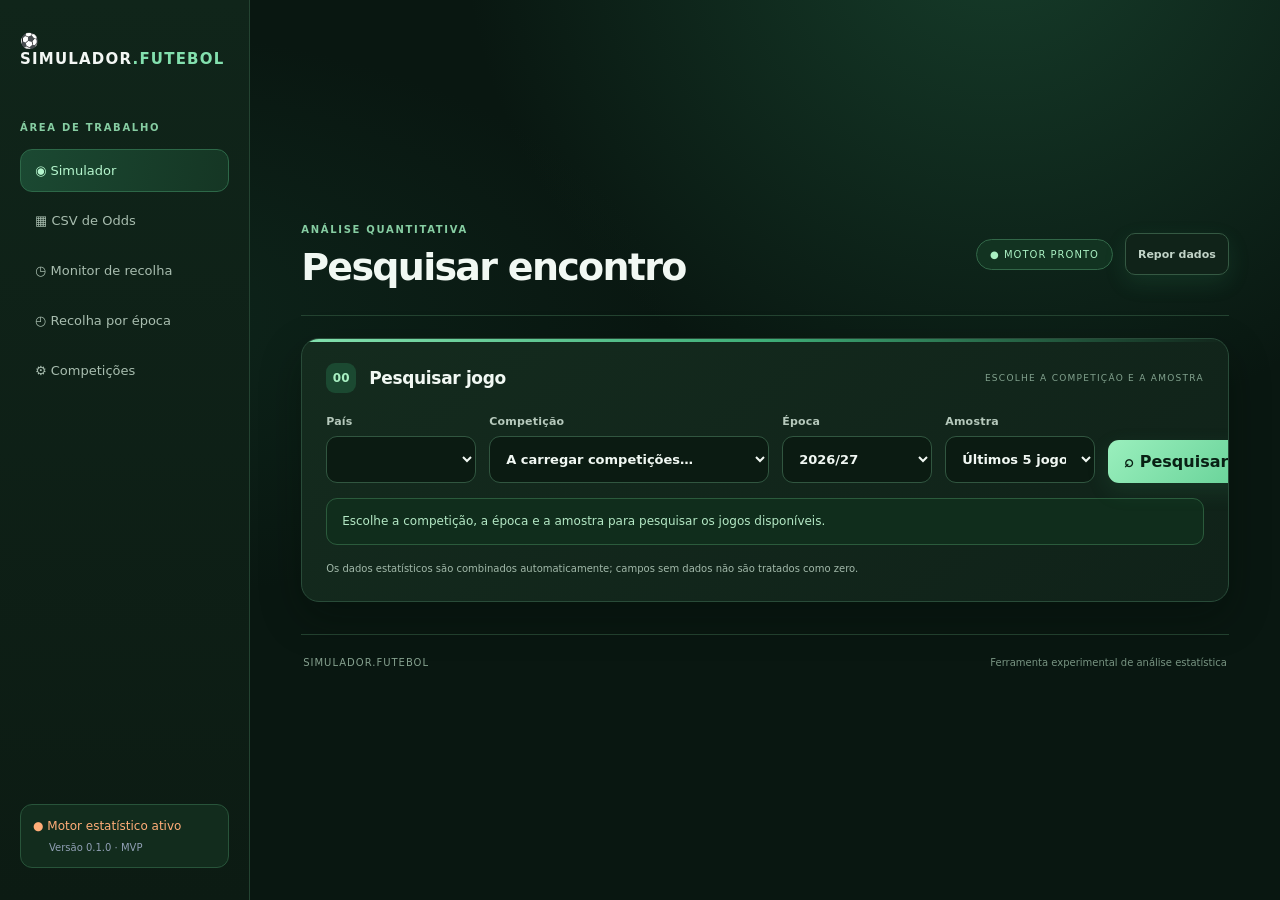
<file: index.html>
<!doctype html>
<html lang="pt-PT"><head><meta charset="utf-8"><meta name="viewport" content="width=device-width,initial-scale=1"><meta name="theme-color" content="#101827"><meta name="description" content="Simulador estatístico de futebol para golos e cantos."><title>Simulador de Futebol</title><link rel="stylesheet" href="styles.css"><link rel="stylesheet" href="theme.css"><link rel="stylesheet" href="simulator-redesign.css"></head>
<body class="search-start"><div class="shell"><aside class="sidebar"><a class="brand" href="#">⚽ SIMULADOR<span>.FUTEBOL</span></a><p class="eyebrow">ÁREA DE TRABALHO</p><nav><a class="active" href="#simulador">◉ Simulador</a><a href="csv-odds.html">▦ CSV de Odds</a><a href="monitor.html">◷ Monitor de recolha</a><a href="backfill-monitor.html">◴ Recolha por época</a><a href="competitions.html">⚙ Competições</a></nav><div class="side-foot">● Motor estatístico ativo<small>Versão 0.1.0 · MVP</small></div></aside>
<main><header><div><p class="eyebrow">ANÁLISE QUANTITATIVA</p><h1>Pesquisar encontro</h1></div><div class="header-actions"><span class="status">● MOTOR PRONTO</span><button class="reset" id="reset">Repor dados</button></div></header>
<section class="intro"><div><h2>Previsões automáticas por indicador.</h2><p>Seleciona a competição e as duas equipas. As médias históricas são calculadas separadamente e as probabilidades são atualizadas automaticamente quando existe cobertura suficiente.</p></div></section>
<section class="card data-card" id="dados-auto"><div class="section-head"><div><em>00</em><h3>Pesquisar jogo</h3></div><small>ESCOLHE A COMPETIÇÃO E A AMOSTRA</small></div><div class="auto-controls"><label>País<select id="country"></select></label><label>Competição<select id="league"><option value="" disabled selected>A carregar competições…</option></select></label><label>Época<select id="season"><option value="2627" selected>2026/27</option></select></label><label>Amostra<select id="sample"><option value="5" selected>Últimos 5 jogos</option><option value="10">Últimos 10 jogos</option><option value="15">Últimos 15 jogos</option><option value="all">Todos os jogos</option></select></label><button id="load-data" type="button">⌕ Pesquisar jogos</button></div><p id="data-status" class="data-status" role="status">Escolhe a competição, a época e a amostra para pesquisar os jogos disponíveis.</p><div class="team-picks"><label>Equipa da casa<select id="homePick" disabled><option value="">Carrega os dados primeiro</option></select></label><label>Equipa visitante<select id="awayPick" disabled><option value="">Carrega os dados primeiro</option></select></label></div>
<div id="recent-matches" class="recent-matches hidden">
  <div class="recent-matches-heading">
    <h4>Últimos 5 jogos na competição selecionada</h4>
    <span id="recent-competition-label"></span>
  </div>
  <div class="recent-matches-grid">
    <section class="recent-team-card">
      <h5 id="home-recent-title">Equipa da casa</h5>
      <div id="home-recent-matches" class="recent-match-list"><p class="recent-empty">Seleciona uma equipa.</p></div>
    </section>
    <section class="recent-team-card">
      <h5 id="away-recent-title">Equipa visitante</h5>
      <div id="away-recent-matches" class="recent-match-list"><p class="recent-empty">Seleciona uma equipa.</p></div>
    </section>
  </div>
</div><p class="source-note">Os dados estatísticos são combinados automaticamente; campos sem dados não são tratados como zero.</p></section>
<section class="card" id="simulador"><div class="section-head"><div><em>01</em><h3>Identificação do encontro</h3></div><small>DADOS DO JOGO</small></div><div class="teams"><label>Equipa da casa<output class="team-name" id="homeNameDisplay">Por selecionar</output><input id="homeName" type="hidden" value=""></label><b>VS</b><label>Equipa visitante<output class="team-name" id="awayNameDisplay">Por selecionar</output><input id="awayName" type="hidden" value=""></label></div><div class="notice"><b>✎ Dados históricos automáticos</b><span>Todos os valores são calculados a partir dos jogos históricos das equipas selecionadas. Não é necessário preencher estatísticas à mão.</span></div></section>
<section class="card all-stats" id="estatisticas"><div class="section-head"><div><em>01</em><h3>Estatísticas do encontro</h3></div><small>TODOS OS DADOS AUTOMÁTICOS</small></div><p class="stats-intro">Médias históricas por jogo. Os valores de golos, cantos e estatísticas adicionais são importados automaticamente e não podem ser editados.</p><div class="stats-by-indicator"><section class="stat-group stat-compare-group"><h5>Golos</h5><div class="stat-compare-head"><span>Indicador</span><span>Casa</span><span>Fora</span></div><div class="stat-compare-row"><span class="stat-compare-label">Golos marcados</span><div class="stat-compare-values"><span><input id="hgFor" type="hidden"><output class="metric-value" id="hgForDisplay">A aguardar dados</output></span><span><input id="agFor" type="hidden"><output class="metric-value" id="agForDisplay">A aguardar dados</output></span></div></div><div class="stat-compare-row"><span class="stat-compare-label">Golos sofridos</span><div class="stat-compare-values"><span><input id="hgAgainst" type="hidden"><output class="metric-value" id="hgAgainstDisplay">A aguardar dados</output></span><span><input id="agAgainst" type="hidden"><output class="metric-value" id="agAgainstDisplay">A aguardar dados</output></span></div></div></section><section class="stat-group stat-compare-group"><h5>Golos por parte</h5><div class="stat-compare-head"><span>Indicador</span><span>Casa</span><span>Fora</span></div><div class="stat-compare-row"><span class="stat-compare-label">Golos marcados na 1.ª parte</span><div class="stat-compare-values"><span><input id="hhtFor" type="hidden"><output class="metric-value" id="hhtForDisplay">A aguardar dados</output></span><span><input id="ahtFor" type="hidden"><output class="metric-value" id="ahtForDisplay">A aguardar dados</output></span></div></div><div class="stat-compare-row"><span class="stat-compare-label">Golos sofridos na 1.ª parte</span><div class="stat-compare-values"><span><input id="hhtAgainst" type="hidden"><output class="metric-value" id="hhtAgainstDisplay">A aguardar dados</output></span><span><input id="ahtAgainst" type="hidden"><output class="metric-value" id="ahtAgainstDisplay">A aguardar dados</output></span></div></div><div class="stat-compare-row"><span class="stat-compare-label">Golos marcados na 2.ª parte</span><div class="stat-compare-values"><span><input id="hshFor" type="hidden"><output class="metric-value" id="hshForDisplay">A aguardar dados</output></span><span><input id="ashFor" type="hidden"><output class="metric-value" id="ashForDisplay">A aguardar dados</output></span></div></div><div class="stat-compare-row"><span class="stat-compare-label">Golos sofridos na 2.ª parte</span><div class="stat-compare-values"><span><input id="hshAgainst" type="hidden"><output class="metric-value" id="hshAgainstDisplay">A aguardar dados</output></span><span><input id="ashAgainst" type="hidden"><output class="metric-value" id="ashAgainstDisplay">A aguardar dados</output></span></div></div></section><section class="stat-group stat-compare-group"><h5>Cantos</h5><div class="stat-compare-head"><span>Indicador</span><span>Casa</span><span>Fora</span></div><div class="stat-compare-row"><span class="stat-compare-label">Cantos a favor</span><div class="stat-compare-values"><span><input id="hcFor" type="hidden"><output class="metric-value" id="hcForDisplay">A aguardar dados</output></span><span><input id="acFor" type="hidden"><output class="metric-value" id="acForDisplay">A aguardar dados</output></span></div></div><div class="stat-compare-row"><span class="stat-compare-label">Cantos concedidos</span><div class="stat-compare-values"><span><input id="hcAgainst" type="hidden"><output class="metric-value" id="hcAgainstDisplay">A aguardar dados</output></span><span><input id="acAgainst" type="hidden"><output class="metric-value" id="acAgainstDisplay">A aguardar dados</output></span></div></div></section><section class="stat-group stat-compare-group"><h5>Cantos HT</h5><div class="stat-compare-head"><span>Indicador</span><span>Casa</span><span>Fora</span></div><div class="stat-compare-row"><span class="stat-compare-label">Cantos HT a favor</span><div class="stat-compare-values"><span><input id="hchtFor" type="hidden"><output class="metric-value" id="hchtForDisplay">A aguardar dados</output></span><span><input id="achtFor" type="hidden"><output class="metric-value" id="achtForDisplay">A aguardar dados</output></span></div></div><div class="stat-compare-row"><span class="stat-compare-label">Cantos HT concedidos</span><div class="stat-compare-values"><span><input id="hchtAgainst" type="hidden"><output class="metric-value" id="hchtAgainstDisplay">A aguardar dados</output></span><span><input id="achtAgainst" type="hidden"><output class="metric-value" id="achtAgainstDisplay">A aguardar dados</output></span></div></div></section><section class="stat-group stat-compare-group"><h5>Cantos ST</h5><div class="stat-compare-head"><span>Indicador</span><span>Casa</span><span>Fora</span></div><div class="stat-compare-row"><span class="stat-compare-label">Cantos ST a favor</span><div class="stat-compare-values"><span><input id="hcstFor" type="hidden"><output class="metric-value" id="hcstForDisplay">A aguardar dados</output></span><span><input id="acstFor" type="hidden"><output class="metric-value" id="acstForDisplay">A aguardar dados</output></span></div></div><div class="stat-compare-row"><span class="stat-compare-label">Cantos ST concedidos</span><div class="stat-compare-values"><span><input id="hcstAgainst" type="hidden"><output class="metric-value" id="hcstAgainstDisplay">A aguardar dados</output></span><span><input id="acstAgainst" type="hidden"><output class="metric-value" id="acstAgainstDisplay">A aguardar dados</output></span></div></div></section><section class="stat-group stat-compare-group"><h5>Remates</h5><div class="stat-compare-head"><span>Indicador</span><span>Casa</span><span>Fora</span></div><div class="stat-compare-row"><span class="stat-compare-label">Remates a favor</span><div class="stat-compare-values"><span><input id="hshotsFor" type="hidden"><output class="metric-value" id="hshotsForDisplay">A aguardar dados</output></span><span><input id="ashotsFor" type="hidden"><output class="metric-value" id="ashotsForDisplay">A aguardar dados</output></span></div></div><div class="stat-compare-row"><span class="stat-compare-label">Remates sofridos</span><div class="stat-compare-values"><span><input id="hshotsAgainst" type="hidden"><output class="metric-value" id="hshotsAgainstDisplay">A aguardar dados</output></span><span><input id="ashotsAgainst" type="hidden"><output class="metric-value" id="ashotsAgainstDisplay">A aguardar dados</output></span></div></div></section><section class="stat-group stat-compare-group"><h5>Remates à baliza</h5><div class="stat-compare-head"><span>Indicador</span><span>Casa</span><span>Fora</span></div><div class="stat-compare-row"><span class="stat-compare-label">Remates à baliza a favor</span><div class="stat-compare-values"><span><input id="htargetFor" type="hidden"><output class="metric-value" id="htargetForDisplay">A aguardar dados</output></span><span><input id="atargetFor" type="hidden"><output class="metric-value" id="atargetForDisplay">A aguardar dados</output></span></div></div><div class="stat-compare-row"><span class="stat-compare-label">Remates à baliza sofridos</span><div class="stat-compare-values"><span><input id="htargetAgainst" type="hidden"><output class="metric-value" id="htargetAgainstDisplay">A aguardar dados</output></span><span><input id="atargetAgainst" type="hidden"><output class="metric-value" id="atargetAgainstDisplay">A aguardar dados</output></span></div></div></section><section class="stat-group stat-compare-group"><h5>Remates fora</h5><div class="stat-compare-head"><span>Indicador</span><span>Casa</span><span>Fora</span></div><div class="stat-compare-row"><span class="stat-compare-label">Remates fora da baliza</span><div class="stat-compare-values"><span><input id="hoffFor" type="hidden"><output class="metric-value" id="hoffForDisplay">A aguardar dados</output></span><span><input id="aoffFor" type="hidden"><output class="metric-value" id="aoffForDisplay">A aguardar dados</output></span></div></div><div class="stat-compare-row"><span class="stat-compare-label">Remates fora concedidos</span><div class="stat-compare-values"><span><input id="hoffAgainst" type="hidden"><output class="metric-value" id="hoffAgainstDisplay">A aguardar dados</output></span><span><input id="aoffAgainst" type="hidden"><output class="metric-value" id="aoffAgainstDisplay">A aguardar dados</output></span></div></div></section><section class="stat-group stat-compare-group"><h5>Remates bloqueados</h5><div class="stat-compare-head"><span>Indicador</span><span>Casa</span><span>Fora</span></div><div class="stat-compare-row"><span class="stat-compare-label">Remates bloqueados</span><div class="stat-compare-values"><span><input id="hblockedFor" type="hidden"><output class="metric-value" id="hblockedForDisplay">A aguardar dados</output></span><span><input id="ablockedFor" type="hidden"><output class="metric-value" id="ablockedForDisplay">A aguardar dados</output></span></div></div><div class="stat-compare-row"><span class="stat-compare-label">Remates bloqueados sofridos</span><div class="stat-compare-values"><span><input id="hblockedAgainst" type="hidden"><output class="metric-value" id="hblockedAgainstDisplay">A aguardar dados</output></span><span><input id="ablockedAgainst" type="hidden"><output class="metric-value" id="ablockedAgainstDisplay">A aguardar dados</output></span></div></div></section><section class="stat-group stat-compare-group"><h5>Remates dentro da área</h5><div class="stat-compare-head"><span>Indicador</span><span>Casa</span><span>Fora</span></div><div class="stat-compare-row"><span class="stat-compare-label">Remates dentro da área</span><div class="stat-compare-values"><span><input id="hinsideFor" type="hidden"><output class="metric-value" id="hinsideForDisplay">A aguardar dados</output></span><span><input id="ainsideFor" type="hidden"><output class="metric-value" id="ainsideForDisplay">A aguardar dados</output></span></div></div><div class="stat-compare-row"><span class="stat-compare-label">Remates dentro da área concedidos</span><div class="stat-compare-values"><span><input id="hinsideAgainst" type="hidden"><output class="metric-value" id="hinsideAgainstDisplay">A aguardar dados</output></span><span><input id="ainsideAgainst" type="hidden"><output class="metric-value" id="ainsideAgainstDisplay">A aguardar dados</output></span></div></div></section><section class="stat-group stat-compare-group"><h5>Remates fora da área</h5><div class="stat-compare-head"><span>Indicador</span><span>Casa</span><span>Fora</span></div><div class="stat-compare-row"><span class="stat-compare-label">Remates fora da área</span><div class="stat-compare-values"><span><input id="houtsideFor" type="hidden"><output class="metric-value" id="houtsideForDisplay">A aguardar dados</output></span><span><input id="aoutsideFor" type="hidden"><output class="metric-value" id="aoutsideForDisplay">A aguardar dados</output></span></div></div><div class="stat-compare-row"><span class="stat-compare-label">Remates fora da área concedidos</span><div class="stat-compare-values"><span><input id="houtsideAgainst" type="hidden"><output class="metric-value" id="houtsideAgainstDisplay">A aguardar dados</output></span><span><input id="aoutsideAgainst" type="hidden"><output class="metric-value" id="aoutsideAgainstDisplay">A aguardar dados</output></span></div></div></section><section class="stat-group stat-compare-group"><h5>Faltas</h5><div class="stat-compare-head"><span>Indicador</span><span>Casa</span><span>Fora</span></div><div class="stat-compare-row"><span class="stat-compare-label">Faltas cometidas</span><div class="stat-compare-values"><span><input id="hfoulsFor" type="hidden"><output class="metric-value" id="hfoulsForDisplay">A aguardar dados</output></span><span><input id="afoulsFor" type="hidden"><output class="metric-value" id="afoulsForDisplay">A aguardar dados</output></span></div></div><div class="stat-compare-row"><span class="stat-compare-label">Faltas do adversário</span><div class="stat-compare-values"><span><input id="hfoulsAgainst" type="hidden"><output class="metric-value" id="hfoulsAgainstDisplay">A aguardar dados</output></span><span><input id="afoulsAgainst" type="hidden"><output class="metric-value" id="afoulsAgainstDisplay">A aguardar dados</output></span></div></div></section><section class="stat-group stat-compare-group"><h5>Cartões amarelos</h5><div class="stat-compare-head"><span>Indicador</span><span>Casa</span><span>Fora</span></div><div class="stat-compare-row"><span class="stat-compare-label">Cartões amarelos</span><div class="stat-compare-values"><span><input id="hyellowFor" type="hidden"><output class="metric-value" id="hyellowForDisplay">A aguardar dados</output></span><span><input id="ayellowFor" type="hidden"><output class="metric-value" id="ayellowForDisplay">A aguardar dados</output></span></div></div><div class="stat-compare-row"><span class="stat-compare-label">Amarelos do adversário</span><div class="stat-compare-values"><span><input id="hyellowAgainst" type="hidden"><output class="metric-value" id="hyellowAgainstDisplay">A aguardar dados</output></span><span><input id="ayellowAgainst" type="hidden"><output class="metric-value" id="ayellowAgainstDisplay">A aguardar dados</output></span></div></div></section><section class="stat-group stat-compare-group"><h5>Cartões vermelhos</h5><div class="stat-compare-head"><span>Indicador</span><span>Casa</span><span>Fora</span></div><div class="stat-compare-row"><span class="stat-compare-label">Cartões vermelhos</span><div class="stat-compare-values"><span><input id="hredFor" type="hidden"><output class="metric-value" id="hredForDisplay">A aguardar dados</output></span><span><input id="aredFor" type="hidden"><output class="metric-value" id="aredForDisplay">A aguardar dados</output></span></div></div><div class="stat-compare-row"><span class="stat-compare-label">Vermelhos do adversário</span><div class="stat-compare-values"><span><input id="hredAgainst" type="hidden"><output class="metric-value" id="hredAgainstDisplay">A aguardar dados</output></span><span><input id="aredAgainst" type="hidden"><output class="metric-value" id="aredAgainstDisplay">A aguardar dados</output></span></div></div></section></div><p class="source-note">As médias históricas são calculadas automaticamente a partir dos jogos disponíveis. Cada indicador utiliza apenas registos válidos; campos sem dados não são tratados como zero.</p></section>

<section class="results hidden" id="resultados"><div class="section-head"><div><p class="eyebrow">RESULTADO DO MODELO</p><h2>Distribuição dos cenários</h2></div><span class="status">PREVISÕES AUTOMÁTICAS</span></div><div class="result-grid"><article class="card"><small>PROBABILIDADE 1X2</small><div id="outcomes"></div><div class="score-pair"><div><small>Golos médios</small><b id="meanScore">—</b></div><div><small>Resultado modal</small><b id="modalScore">—</b></div></div></article><article class="card"><small>GOLOS TOTAIS</small><div class="big" id="meanGoals">—</div><p>média simulada por jogo</p><div id="goalMarkets"></div><p class="model-note">As estimativas HT e da 2.ª parte usam amostras próprias. A simulação da 2.ª parte é independente do resultado FT, pelo que os mercados por período não devem ser somados para reconstruir o resultado final.</p></article><article class="card"><small>CANTOS TOTAIS</small><div class="big" id="meanCorners">—</div><p>média simulada por jogo</p><div id="cornerMarkets"></div></article></div><section class="card period-predictions-card"><div class="section-head"><div><em>02</em><h3>Previsão de golos (HT / ST / FT)</h3></div><small>MODELO INTEGRADO</small></div><div id="periodPredictions"></div></section><div id="extraMarkets" class="result-grid extra-grid"></div><p class="result-note" id="summary"></p><p class="disclaimer">As percentagens são estimativas condicionadas aos dados introduzidos; não são garantias nem recomendações de aposta.</p></section>
<footer>SIMULADOR.FUTEBOL <span>Ferramenta experimental de análise estatística</span></footer></main></div><script src="data-enrichment.js" defer></script><script src="metric-coverage.js" defer></script><script src="app.js" defer></script></body></html>
</file>
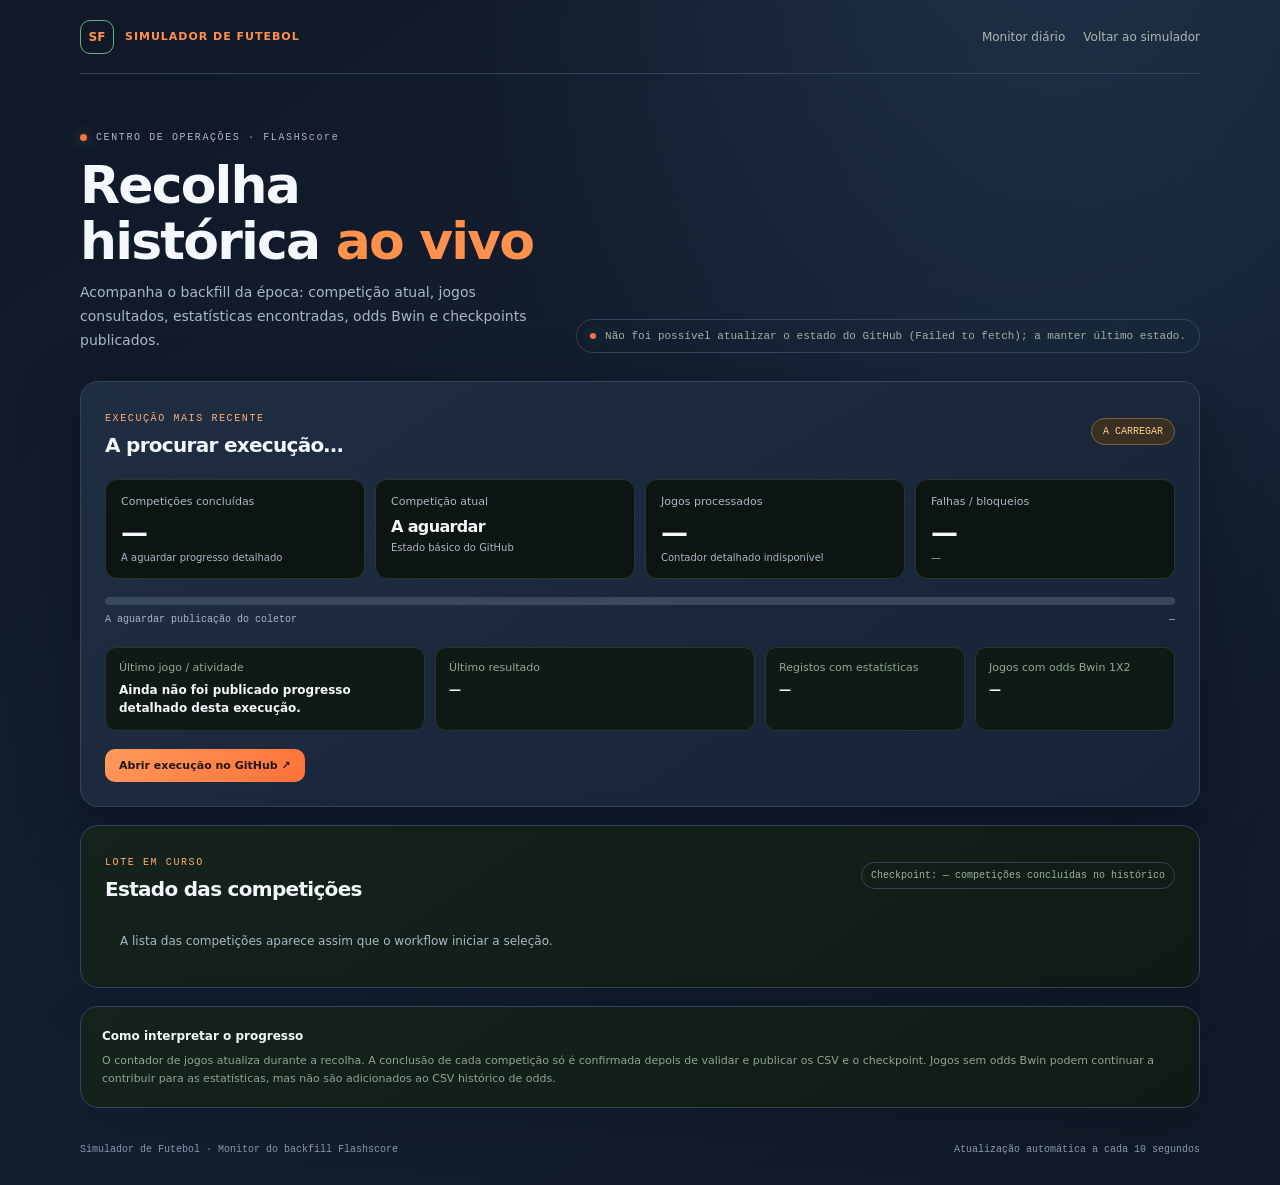
<file: backfill-monitor.html>
<!doctype html>
<html lang="pt-PT">
<head>
  <meta charset="utf-8">
  <meta name="viewport" content="width=device-width, initial-scale=1">
  <meta name="theme-color" content="#101827">
  <meta name="description" content="Acompanha em direto a recolha histórica de estatísticas Flashscore por competição.">
  <title>Backfill Flashscore ao vivo · Simulador de Futebol</title>
  <link rel="stylesheet" href="backfill-monitor.css">
  <link rel="stylesheet" href="theme.css">
  <script src="backfill-monitor.js" defer></script>
</head>
<body>
  <main class="shell">
    <header class="topbar">
      <a class="brand" href="index.html"><span class="brand-mark">SF</span><span>SIMULADOR<span class="brand-muted"> DE FUTEBOL</span></span></a>
      <nav><a href="monitor.html">Monitor diário</a><a href="index.html">Voltar ao simulador</a></nav>
    </header>

    <section class="intro">
      <div>
        <p class="eyebrow"><span class="live-dot" id="live-dot"></span> CENTRO DE OPERAÇÕES · FLASHScore</p>
        <h1>Recolha histórica <em>ao vivo</em></h1>
        <p class="subhead">Acompanha o backfill da época: competição atual, jogos consultados, estatísticas encontradas, odds Bwin e checkpoints publicados.</p>
      </div>
      <div class="refresh-box"><span class="refresh-indicator" id="refresh-indicator"></span><span id="refresh-label">A ligar ao GitHub…</span></div>
    </section>

    <section class="run-panel">
      <div class="run-heading">
        <div><span class="section-kicker">EXECUÇÃO MAIS RECENTE</span><h2 id="run-title">A procurar execução…</h2></div>
        <span class="status-pill status-loading" id="run-status">A carregar</span>
      </div>
      <div class="metrics">
        <article class="metric"><span>Competições concluídas</span><strong id="completed-count">—</strong><small id="batch-count">No lote atual</small></article>
        <article class="metric"><span>Competição atual</span><strong class="metric-stage" id="current-competition">—</strong><small id="competition-position">À espera do início</small></article>
        <article class="metric"><span>Jogos processados</span><strong id="games-progress">—</strong><small id="games-detail">Nesta competição</small></article>
        <article class="metric"><span>Falhas / bloqueios</span><strong id="errors-progress">—</strong><small id="last-update">—</small></article>
      </div>
      <div class="progress-track"><div class="progress-fill" id="progress-fill"></div></div>
      <div class="progress-caption"><span id="progress-label">A aguardar dados do coletor</span><span id="progress-percent">—</span></div>
      <div class="live-details">
        <div><span>Último jogo / atividade</span><strong id="current-match">A aguardar publicação de progresso.</strong></div>
        <div><span>Último resultado</span><strong id="last-result">—</strong></div>
        <div><span>Registos com estatísticas</span><strong id="stats-progress">—</strong></div>
        <div><span>Jogos com odds Bwin 1X2</span><strong id="bwin-progress">—</strong></div>
      </div>
      <div class="run-actions"><a id="github-run-link" class="primary-link" href="https://github.com/markyto34/simuladorfutebol/actions/workflows/backfill-flashscore-season.yml" target="_blank" rel="noreferrer">Abrir execução no GitHub ↗</a><span id="run-id" class="run-id"></span></div>
    </section>

    <section class="competitions-panel">
      <div class="panel-heading"><div><span class="section-kicker">LOTE EM CURSO</span><h2>Estado das competições</h2></div><span class="small-tag" id="checkpoint-label">Checkpoint a carregar</span></div>
      <ol id="competitions-list" class="competitions-list"><li class="empty-state">A carregar a lista do lote…</li></ol>
    </section>

    <section class="footnote">
      <strong>Como interpretar o progresso</strong>
      <p>O contador de jogos atualiza durante a recolha. A conclusão de cada competição só é confirmada depois de validar e publicar os CSV e o checkpoint. Jogos sem odds Bwin podem continuar a contribuir para as estatísticas, mas não são adicionados ao CSV histórico de odds.</p>
    </section>
    <footer><span>Simulador de Futebol · Monitor do backfill Flashscore</span><span>Atualização automática a cada 10 segundos</span></footer>
  </main>
</body>
</html>
</file>
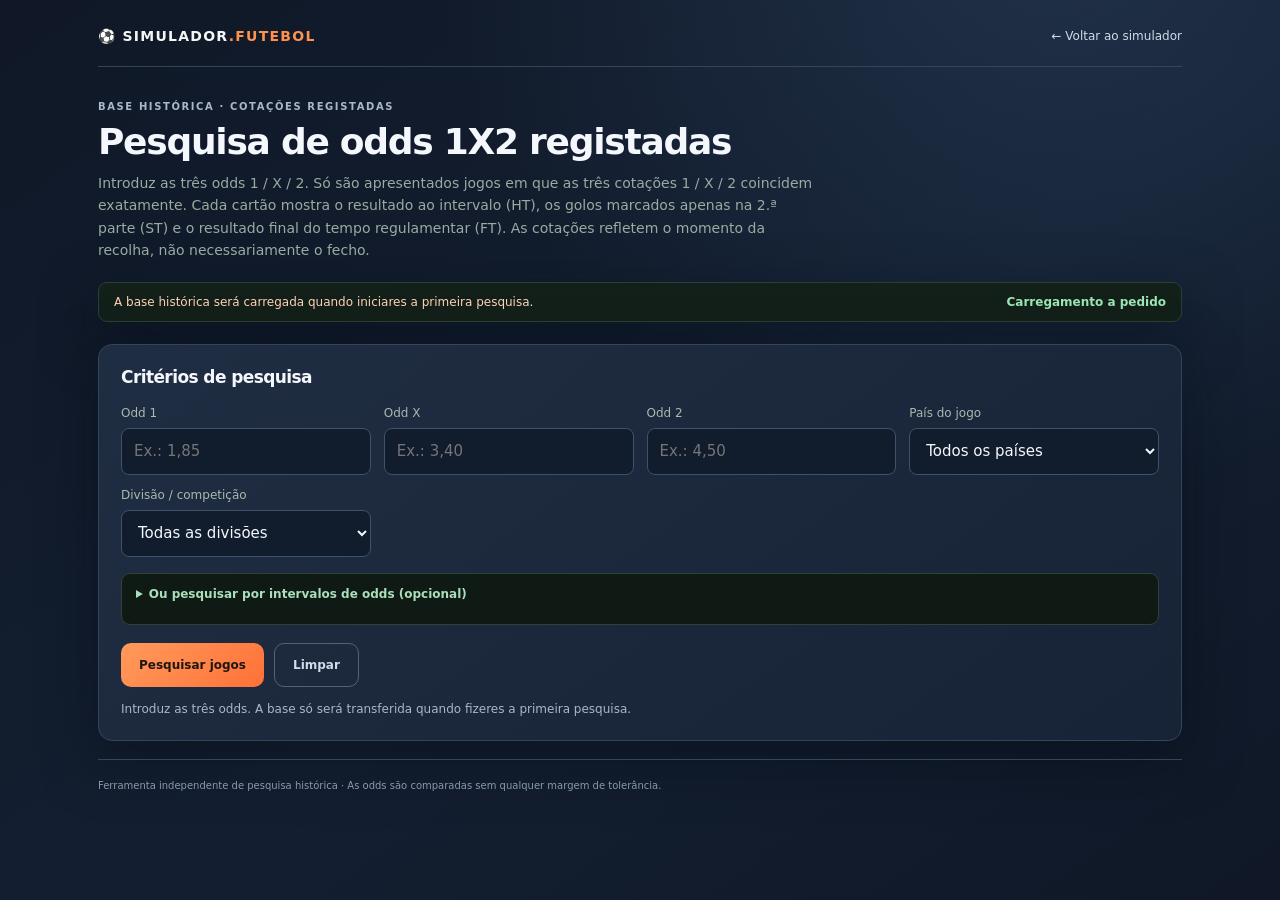
<file: csv-odds.html>
<!doctype html>
<html lang="pt-PT">
<head>
  <meta charset="utf-8">
  <meta name="viewport" content="width=device-width,initial-scale=1">
  <meta name="theme-color" content="#101827">
  <meta name="description" content="Pesquisa de jogos históricos pelas odds 1X2 com resultados ao intervalo, na segunda parte e no final.">
  <title>Pesquisa de Odds | Simulador Futebol</title>
  <link rel="stylesheet" href="csv-odds.css">
  <link rel="stylesheet" href="theme.css">
</head>
<body>
  <main class="shell">
    <header class="topbar">
      <a class="brand" href="index.html">⚽ SIMULADOR<span>.FUTEBOL</span></a>
      <a class="back" href="index.html">← Voltar ao simulador</a>
    </header>
    <section class="intro">
      <p class="eyebrow">BASE HISTÓRICA · COTAÇÕES REGISTADAS</p>
      <h1>Pesquisa de odds 1X2 registadas</h1>
      <p>Introduz as três odds 1 / X / 2. Só são apresentados jogos em que as três cotações 1 / X / 2 coincidem exatamente. Cada cartão mostra o resultado ao intervalo (HT), os golos marcados apenas na 2.ª parte (ST) e o resultado final do tempo regulamentar (FT). As cotações refletem o momento da recolha, não necessariamente o fecho.</p>
      <div class="database-status" role="status" aria-live="polite">
        <span id="status">A base histórica será carregada quando iniciares a primeira pesquisa.</span>
        <strong id="recordCount">Carregamento a pedido</strong>
      </div>
    </section>
    <section class="search-panel" aria-labelledby="searchTitle">
      <h2 id="searchTitle">Critérios de pesquisa</h2>
      <div class="inputs">
        <label>Odd 1<input id="current1" type="number" min="1.01" max="1000" step="0.01" inputmode="decimal" placeholder="Ex.: 1,85"></label>
        <label>Odd X<input id="currentX" type="number" min="1.01" max="1000" step="0.01" inputmode="decimal" placeholder="Ex.: 3,40"></label>
        <label>Odd 2<input id="current2" type="number" min="1.01" max="1000" step="0.01" inputmode="decimal" placeholder="Ex.: 4,50"></label>
        <label>País do jogo<select id="country"><option value="">Todos os países</option></select></label>
        <label>Divisão / competição<select id="league"><option value="">Todas as divisões</option></select></label>
      </div>
      <details class="range-options">
        <summary>Ou pesquisar por intervalos de odds (opcional)</summary>
        <p>Define um mínimo, um máximo ou ambos para cada odd. Os limites são inclusivos. Deixa em branco os limites que não pretendes aplicar.</p>
        <div class="range-grid">
          <label>Odd 1 · mínimo<input id="range1Min" type="number" min="1.01" max="1000" step="0.01" inputmode="decimal" placeholder="Sem mínimo"></label>
          <label>Odd 1 · máximo<input id="range1Max" type="number" min="1.01" max="1000" step="0.01" inputmode="decimal" placeholder="Sem máximo"></label>
          <label>Odd X · mínimo<input id="rangeXMin" type="number" min="1.01" max="1000" step="0.01" inputmode="decimal" placeholder="Sem mínimo"></label>
          <label>Odd X · máximo<input id="rangeXMax" type="number" min="1.01" max="1000" step="0.01" inputmode="decimal" placeholder="Sem máximo"></label>
          <label>Odd 2 · mínimo<input id="range2Min" type="number" min="1.01" max="1000" step="0.01" inputmode="decimal" placeholder="Sem mínimo"></label>
          <label>Odd 2 · máximo<input id="range2Max" type="number" min="1.01" max="1000" step="0.01" inputmode="decimal" placeholder="Sem máximo"></label>
        </div>
      </details>
      <div class="actions">
        <button id="searchHistoricalOdds" class="search-action">Pesquisar jogos</button>
        <button id="clearSearch" class="quiet" type="button">Limpar</button>
      </div>
      <p id="currentNote" class="note" role="status" aria-live="polite">Introduz as três odds. A base só será transferida quando fizeres a primeira pesquisa.</p>
    </section>
    <section id="resultsPanel" class="results-panel" hidden aria-live="polite">
      <div class="results-heading">
        <div><p class="eyebrow">RESULTADOS ENCONTRADOS</p><h2 id="resultsTitle">Jogos com odds exatamente iguais</h2></div>
        <strong id="resultCount">0 jogos</strong>
      </div>
      <section id="statisticsPanel" class="statistics-panel" aria-label="Estatísticas históricas da amostra">
        <div class="stats-title"><div><p class="eyebrow">ANÁLISE DA AMOSTRA</p><h3>O que aconteceu nestes jogos?</h3></div><span id="statsSample" class="stats-sample"></span></div>
        <div id="summaryStats" class="stats-grid"></div>
        <div class="period-grid">
          <article class="period-card"><h3>1.ª parte</h3><div id="firstHalfStats" class="metric-list"></div></article>
          <article class="period-card"><h3>2.ª parte</h3><div id="secondHalfStats" class="metric-list"></div></article>
          <article class="period-card"><h3>Jogo completo</h3><div id="fullTimeStats" class="metric-list"></div></article>
        </div>
        <div class="score-grid">
          <article class="period-card"><h3>Resultados mais frequentes — FT</h3><div id="topScores" class="score-list"></div></article>
          <article class="period-card"><h3>Odds introduzidas</h3><div id="impliedStats" class="metric-list"></div></article>
        </div>
        <p class="stats-footnote">Cada indicador usa apenas os jogos da amostra com os dados necessários disponíveis. Dados em falta não são tratados como zero.</p>
      </section>
      <div id="matchesList" class="matches-list" aria-label="Lista de jogos encontrados"></div>
      <div class="pagination"><button id="prevPage" class="quiet" disabled>← Anterior</button><span id="pageLabel">Página 1 / 1</span><button id="nextPage" class="quiet" disabled>Seguinte →</button></div>
    </section>
    <footer>Ferramenta independente de pesquisa histórica · As odds são comparadas sem qualquer margem de tolerância.</footer>
  </main>
  <script src="csv-odds-core.js" defer></script>
  <script src="csv-odds-app.js" defer></script>
</body>
</html>
</file>
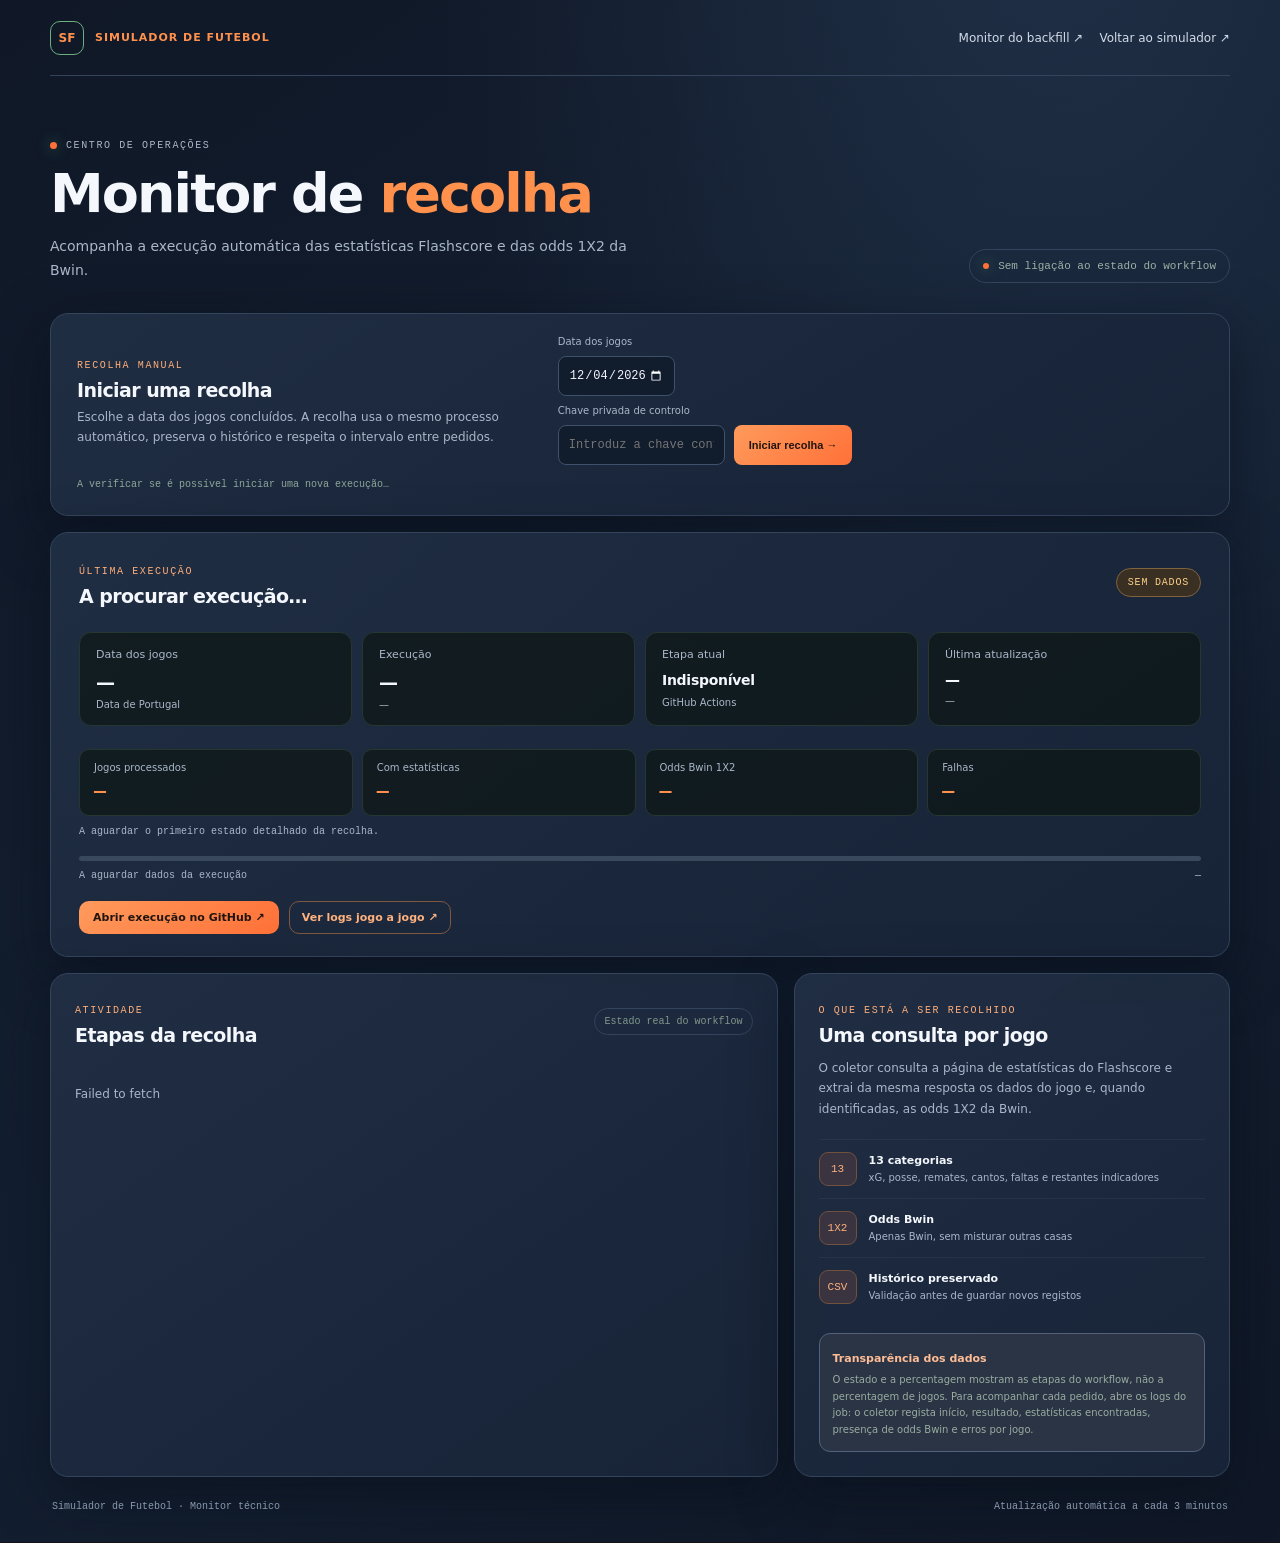
<file: monitor.html>
<!doctype html>
<html lang="pt-PT">
<head>
  <meta charset="utf-8">
  <meta name="viewport" content="width=device-width, initial-scale=1">
  <meta name="theme-color" content="#101827">
  <title>Monitor de Recolha · Simulador de Futebol</title>
  <link rel="stylesheet" href="monitor.css">
  <link rel="stylesheet" href="theme.css">
  <script src="monitor.js" defer></script>
</head>
<body>
  <main class="shell">
    <header class="topbar">
      <a class="brand" href="index.html"><span class="brand-mark">SF</span><span>SIMULADOR<span class="brand-muted"> DE FUTEBOL</span></span></a>
      <div class="back-links"><a class="back-link" href="backfill-monitor.html">Monitor do backfill <span aria-hidden="true">↗</span></a><a class="back-link" href="index.html">Voltar ao simulador <span aria-hidden="true">↗</span></a></div>
    </header>

    <section class="intro">
      <div>
        <p class="eyebrow"><span class="live-dot" id="live-dot"></span> CENTRO DE OPERAÇÕES</p>
        <h1>Monitor de <em>recolha</em></h1>
        <p class="subhead">Acompanha a execução automática das estatísticas Flashscore e das odds 1X2 da Bwin.</p>
      </div>
      <div class="refresh-box"><span class="refresh-indicator" id="refresh-indicator"></span><span id="refresh-label">A ligar ao GitHub…</span></div>
    </section>

    <section class="control-panel" aria-labelledby="manual-title">
      <div class="control-copy">
        <span class="section-kicker">RECOLHA MANUAL</span>
        <h2 id="manual-title">Iniciar uma recolha</h2>
        <p>Escolhe a data dos jogos concluídos. A recolha usa o mesmo processo automático, preserva o histórico e respeita o intervalo entre pedidos.</p>
      </div>
      <div class="control-form">
        <label for="manual-date">Data dos jogos</label>
        <input id="manual-date" type="date" required>
        <label for="control-token">Chave privada de controlo</label>
        <input id="control-token" type="password" autocomplete="off" spellcheck="false" placeholder="Introduz a chave configurada no Cloudflare" required>
        <button id="start-collection" type="button">Iniciar recolha <span aria-hidden="true">→</span></button>
      </div>
      <p id="manual-feedback" class="manual-feedback" role="status" aria-live="polite">A verificar se é possível iniciar uma nova execução…</p>
    </section>

    <section class="run-panel" aria-live="polite">
      <div class="run-heading">
        <div><span class="section-kicker">ÚLTIMA EXECUÇÃO</span><h2 id="run-title">A procurar execução…</h2></div>
        <span class="status-pill status-loading" id="run-status">A carregar</span>
      </div>
      <div class="metrics">
        <article class="metric"><span>Data dos jogos</span><strong id="target-date">—</strong><small>Data de Portugal</small></article>
        <article class="metric"><span>Execução</span><strong id="run-number">—</strong><small id="run-event">—</small></article>
        <article class="metric"><span>Etapa atual</span><strong class="metric-stage" id="current-stage">—</strong><small id="job-name">GitHub Actions</small></article>
        <article class="metric"><span>Última atualização</span><strong class="metric-time" id="updated-at">—</strong><small id="elapsed">—</small></article>
      </div>
      <div class="collection-metrics" aria-live="polite">
        <article class="live-metric"><span>Jogos processados</span><strong id="games-progress">—</strong></article>
        <article class="live-metric"><span>Com estatísticas</span><strong id="stats-progress">—</strong></article>
        <article class="live-metric"><span>Odds Bwin 1X2</span><strong id="bwin-progress">—</strong></article>
        <article class="live-metric"><span>Falhas</span><strong id="errors-progress">—</strong></article>
      </div>
      <p class="progress-updated" id="progress-updated">A aguardar o primeiro estado detalhado da recolha.</p>
      <div class="progress-track"><div class="progress-fill" id="progress-fill"></div></div>
      <div class="progress-caption"><span id="progress-label">A aguardar dados da execução</span><span id="progress-percent">—</span></div>
      <div class="run-actions"><div class="run-links"><a id="github-run-link" class="primary-link" href="https://github.com/markyto34/simuladorfutebol/actions/workflows/recolha-diaria-flashscore.yml" target="_blank" rel="noreferrer">Abrir execução no GitHub ↗</a><a id="job-logs-link" class="secondary-link" href="https://github.com/markyto34/simuladorfutebol/actions/workflows/recolha-diaria-flashscore.yml" target="_blank" rel="noreferrer">Ver logs jogo a jogo ↗</a></div><span id="run-id" class="run-id"></span></div>
    </section>

    <section class="lower-grid">
      <article class="steps-panel">
        <div class="panel-heading"><div><span class="section-kicker">ATIVIDADE</span><h2>Etapas da recolha</h2></div><span class="small-tag">Estado real do workflow</span></div>
        <ol id="steps-list" class="steps-list"><li class="empty-state">A carregar as etapas…</li></ol>
      </article>
      <aside class="info-panel">
        <span class="section-kicker">O QUE ESTÁ A SER RECOLHIDO</span>
        <h2>Uma consulta por jogo</h2>
        <p>O coletor consulta a página de estatísticas do Flashscore e extrai da mesma resposta os dados do jogo e, quando identificadas, as odds 1X2 da Bwin.</p>
        <div class="info-line"><span class="info-icon">13</span><span><strong>13 categorias</strong><small>xG, posse, remates, cantos, faltas e restantes indicadores</small></span></div>
        <div class="info-line"><span class="info-icon">1X2</span><span><strong>Odds Bwin</strong><small>Apenas Bwin, sem misturar outras casas</small></span></div>
        <div class="info-line"><span class="info-icon">CSV</span><span><strong>Histórico preservado</strong><small>Validação antes de guardar novos registos</small></span></div>
        <div class="notice"><strong>Transparência dos dados</strong><p>O estado e a percentagem mostram as etapas do workflow, não a percentagem de jogos. Para acompanhar cada pedido, abre os logs do job: o coletor regista início, resultado, estatísticas encontradas, presença de odds Bwin e erros por jogo.</p></div>
      </aside>
    </section>
    <footer><span>Simulador de Futebol · Monitor técnico</span><span>Atualização automática a cada 3 minutos</span></footer>
  </main>
</body>
</html>
</file>
<file: styles.css>
:root{font-family:Arial,sans-serif;color:#eaf0ed;background:#0c1411}*{box-sizing:border-box}body{margin:0;background:radial-gradient(ellipse at 75% 0%,#1b3028 0,transparent 38%),#0c1411}.shell{min-height:100vh;display:grid;grid-template-columns:235px 1fr}.sidebar{border-right:1px solid #293a31;padding:30px 22px;display:flex;flex-direction:column;background:#101a16}.brand{font-weight:800;letter-spacing:.07em;color:#f3f7f4;text-decoration:none;font-size:14px}.brand span{color:#7bd5a1}.eyebrow{font-size:10px;letter-spacing:.17em;color:#82948a;font-weight:700}.sidebar>.eyebrow{margin:58px 0 14px}.sidebar nav{display:grid;gap:8px}.sidebar nav a{color:#9eaea5;text-decoration:none;padding:12px;border-radius:9px;font-size:13px}.sidebar nav a.active,.sidebar nav a:hover{background:#20352a;color:#a4edbd}.side-foot{margin-top:auto;color:#9ee3b4;font-size:12px}.side-foot small{display:block;color:#75867d;margin:9px 0 0 16px}main{max-width:1450px;width:100%;padding:32px clamp(18px,4vw,56px);margin:auto}.header-actions{display:flex;align-items:center;gap:10px}.reset{background:transparent;border:1px solid #3b5145;color:#aab8af;padding:9px 12px;font-size:11px}header,.intro,.section-head,.run-row{display:flex;align-items:center;justify-content:space-between;gap:20px}header h1{font-size:27px;margin:5px 0}.status{font-size:10px;letter-spacing:.1em;color:#a1e9b8;border:1px solid #365d46;border-radius:30px;padding:9px 13px}.intro{margin:40px 0 24px}.intro h2{font-size:23px;margin:0 0 8px}.intro p,.metric-head p{color:#91a198;font-size:13px;margin:0;line-height:1.6}.count{background:#17271f;border:1px solid #2b4736;padding:12px 18px;border-radius:12px;min-width:150px}.count b{display:block;font-size:24px;color:#9be6b4}.count small{font-size:9px;letter-spacing:.1em;color:#93a99a}.card{background:linear-gradient(145deg,#17231d,#131d18);border:1px solid #2b3b32;border-radius:14px;padding:22px;margin-bottom:18px}.section-head{margin-bottom:20px}.section-head>div{display:flex;align-items:center;gap:12px}.section-head em{font-style:normal;color:#8ce0aa;font-weight:800;font-size:12px}.section-head h3,.metric-head h3{font-size:16px;margin:0}.section-head>small{font-size:9px;letter-spacing:.12em;color:#72847a}.teams{display:grid;grid-template-columns:1fr 44px 1fr;align-items:end;gap:18px}.teams label,.columns label,.ranges label{display:grid;gap:8px;color:#aab8af;font-size:12px}.teams input,input[type=number]{width:100%;background:#0e1712;color:#f0f6f2;border:1px solid #34483c;border-radius:8px;padding:12px;outline:none}.teams input:focus,input:focus{border-color:#83dba1}.teams>b{text-align:center;color:#718278;padding-bottom:13px;font-size:11px}.notice{margin-top:18px;padding:12px 14px;background:#142a1d;border-radius:8px;display:flex;gap:12px;align-items:center;flex-wrap:wrap}.notice b{font-size:12px;color:#a5e8ba}.notice span{font-size:11px;color:#91a398}.metrics{display:grid;grid-template-columns:1fr 1fr;gap:18px;margin-top:18px}.metric-head{display:flex;gap:12px;align-items:center;margin-bottom:22px}.metric-head>span{font-size:22px;background:#20392b;border-radius:10px;width:42px;height:42px;display:grid;place-items:center}.metric-head h3{margin-bottom:4px}.columns{display:grid;grid-template-columns:1fr 1fr;gap:16px}.columns h4{font-size:9px;letter-spacing:.15em;color:#8fe0aa;margin:0 0 12px}.columns label{margin-bottom:13px}.ranges{display:grid;grid-template-columns:1fr 1fr;gap:30px}.ranges label{grid-template-columns:1fr auto}.ranges output{color:#9ee6b5;font-weight:700}.ranges input{grid-column:1/-1;width:100%;accent-color:#7bd59b}.ranges small{grid-column:1/-1;color:#82938a}.model-note,.disclaimer{font-size:11px;color:#82938a;line-height:1.6;margin:20px 0 0}.run-row{padding:12px 2px 30px}.run-row b,.run-row span{display:block}.run-row b{font-size:14px}.run-row span{font-size:11px;color:#82938a;margin-top:4px}button{border:0;border-radius:9px;background:#8ee0a9;color:#102017;font-weight:800;padding:14px 20px;cursor:pointer}button:hover{background:#a6efbd}.hidden{display:none}.results{margin-top:10px}.results h2{font-size:22px;margin:5px 0}.result-grid{display:grid;grid-template-columns:1.2fr 1fr 1fr;gap:16px}.result-grid .card{margin:0}.result-grid .card>small{color:#94a69b;font-size:9px;letter-spacing:.12em}.big{font-size:38px;font-weight:800;color:#9be6b4;margin-top:20px}.result-grid .card>p{color:#819188;font-size:11px;margin:0 0 18px}.bar-row{margin:16px 0}.bar-label{display:flex;justify-content:space-between;font-size:12px;margin-bottom:7px}.bar-track{height:7px;background:#29382f;border-radius:10px;overflow:hidden}.bar-fill{height:100%;background:#83dba1;border-radius:10px}.score-pair{display:flex;gap:30px;border-top:1px solid #304138;margin-top:20px;padding-top:14px}.score-pair small,.score-pair b{display:block}.score-pair small{font-size:10px;color:#8a9b91}.score-pair b{font-size:16px;margin-top:5px}.line-item{display:flex;justify-content:space-between;border-top:1px solid #2c3a32;padding:10px 0;font-size:11px;color:#a8b5ad}.line-item b{color:#a1e8b7}.result-note{padding:15px;border:1px solid #2e4938;border-radius:9px;color:#b3c6b9;font-size:12px;line-height:1.6}.disclaimer{margin-top:8px}footer{border-top:1px solid #26372f;padding:20px 0;color:#8ca095;font-size:10px;letter-spacing:.1em}footer span{float:right;letter-spacing:0;color:#68796f}@media(max-width:900px){.shell{grid-template-columns:1fr}.sidebar{min-height:auto;padding:16px 20px;border-right:0;border-bottom:1px solid #293a31}.sidebar>.eyebrow,.side-foot{display:none}.sidebar nav{display:flex;margin-top:14px}.sidebar nav a{padding:8px 10px}.metrics{grid-template-columns:1fr}.result-grid{grid-template-columns:1fr 1fr}.result-grid .card:first-child{grid-column:1/-1}}@media(max-width:560px){main{padding:22px 14px}.intro{align-items:flex-start;flex-direction:column}.count{width:100%}.teams{grid-template-columns:1fr}.teams>b{padding:0}.columns{gap:10px}.card{padding:17px}.ranges{grid-template-columns:1fr;gap:20px}.run-row{align-items:stretch;flex-direction:column}.run-row button{width:100%}.result-grid{grid-template-columns:1fr}.result-grid .card:first-child{grid-column:auto}footer span{float:none;display:block;margin-top:8px}}
.data-card{margin-top:18px}.auto-controls{display:grid;grid-template-columns:minmax(150px,1fr) minmax(220px,1.5fr) repeat(2,minmax(130px,1fr)) auto;gap:12px;align-items:end}.auto-controls label,.team-picks label{display:grid;gap:8px;font-size:12px;color:#aab8af}.auto-controls select,.team-picks select{width:100%;background:#0e1712;color:#edf5ef;border:1px solid #34483c;border-radius:8px;padding:11px;min-width:0}.auto-controls button{white-space:nowrap;padding:12px 16px}.data-status{font-size:12px;line-height:1.6;color:#a7c5b1;background:#14231b;border:1px solid #2a4032;border-radius:8px;padding:12px;margin:15px 0}.team-picks{display:grid;grid-template-columns:1fr 1fr;gap:14px}.source-note{font-size:10px;color:#809188;margin:14px 0 0}.source-note a{color:#9be6b4}@media(max-width:760px){.auto-controls{grid-template-columns:1fr 1fr}.auto-controls label:first-child{grid-column:1/-1}.auto-controls button{width:100%}}@media(max-width:480px){.auto-controls,.team-picks{grid-template-columns:1fr}.auto-controls label:first-child{grid-column:auto}}

.extra-grid{margin-top:16px}.extra-result .big{margin-top:12px}.extra-result>p{min-height:28px;line-height:1.5}@media(max-width:900px){.extra-grid{grid-template-columns:1fr 1fr}}@media(max-width:560px){.extra-grid{grid-template-columns:1fr}}

/* Médias históricas em texto simples: sem caixas, bordas ou aparência de campos. */
.metric-value{display:block;min-height:24px;padding:2px 0 8px;background:transparent;border:0;border-radius:0;color:#a9e9bc;font-size:15px;font-weight:700}.team-name{display:block;min-height:24px;padding:2px 0 8px;background:transparent;border:0;border-radius:0;color:#f0f6f2;font-size:15px;font-weight:700}

/* Painel único de médias históricas automáticas */
.stats-intro{font-size:12px;color:#91a198;line-height:1.6;margin:-8px 0 20px}.all-stats-columns{display:grid;grid-template-columns:1fr 1fr;gap:24px}.team-stats{min-width:0}.team-stats>h4{font-size:11px;letter-spacing:.15em;color:#8fe0aa;padding-bottom:10px;border-bottom:1px solid #34483c}.stat-group{padding:12px 0 4px;border-bottom:1px solid #293a31}.stat-group h5{font-size:12px;color:#d6e5db;margin:0 0 12px}.stat-group label{display:grid;grid-template-columns:1fr auto;align-items:center;gap:12px;margin:8px 0;color:#aab8af;font-size:11px}.stat-group .metric-value{min-width:64px;text-align:right;padding:0 0 2px}@media(max-width:600px){.all-stats-columns{grid-template-columns:1fr;gap:12px}}

/* Responsive refinement: desktop, tablet and smartphone */
html{scroll-behavior:smooth}
img,svg,video{max-width:100%;height:auto}
button,input,select{font:inherit}
button,.sidebar nav a{touch-action:manipulation}
main{min-width:0}
.sidebar{position:sticky;top:0;height:100vh;align-self:start;z-index:5}
.sidebar nav a{min-height:42px;display:flex;align-items:center}
.card,.team-stats,.result-grid article{min-width:0}
.auto-controls select,.team-picks select{min-height:44px}
button,.reset{min-height:42px}
.team-picks select{font-size:14px}
.metric-value,.team-name{overflow-wrap:anywhere}
@media(min-width:1200px){
  main{padding:38px clamp(32px,4vw,64px)}
  .data-card .auto-controls{grid-template-columns:minmax(150px,1fr) minmax(280px,2fr) repeat(2,minmax(150px,1fr)) auto}
  .all-stats-columns{gap:36px}
  .stat-group label{font-size:12px}
}
@media(max-width:900px){
  .sidebar{position:relative;height:auto}
  .sidebar nav{display:flex;flex-wrap:wrap;gap:6px}
  .sidebar nav a{min-height:40px}
}
@media(max-width:600px){
  body{background:#0c1411}
  .sidebar{padding:13px 14px}
  .brand{font-size:13px}
  .sidebar nav{margin-top:9px;display:grid;grid-template-columns:repeat(2,minmax(0,1fr));gap:6px}
  .sidebar nav a{font-size:12px;padding:9px 10px;min-height:42px}
  main{padding:18px 12px}
  header{align-items:flex-start;flex-wrap:wrap;gap:10px}
  header h1{font-size:23px}
  .header-actions{width:100%;justify-content:space-between;flex-wrap:wrap}
  .intro{margin:24px 0 18px;gap:14px}
  .intro h2{font-size:20px;line-height:1.3}
  .intro p{font-size:13px}
  .count{min-width:0;padding:11px 14px}
  .card{padding:15px;margin-bottom:13px;border-radius:12px}
  .section-head{align-items:flex-start;gap:10px;margin-bottom:15px}
  .section-head>div{align-items:flex-start;gap:9px}
  .section-head h3{font-size:14px;line-height:1.35}
  .section-head>small{font-size:8px;max-width:42%;text-align:right;line-height:1.4}
  .auto-controls,.team-picks,.teams,.columns,.metrics,.all-stats-columns,.ranges{grid-template-columns:minmax(0,1fr)}
  .auto-controls label:first-child{grid-column:auto}
  .auto-controls label,.team-picks label,.teams label,.ranges label{font-size:12px}
  .auto-controls select,.team-picks select,.teams input{min-height:46px;font-size:16px}
  .auto-controls button{width:100%;min-height:46px}
  .data-status{font-size:12px;padding:11px}
  .team-picks{gap:10px}
  .teams{gap:9px}
  .teams>b{padding:0}
  .notice{align-items:flex-start;gap:7px;flex-direction:column}
  .all-stats-columns{gap:18px}
  .stat-group label{grid-template-columns:minmax(0,1fr) auto;gap:8px;font-size:11px}
  .stat-group .metric-value{min-width:54px;font-size:14px}
  
  .run-row{gap:13px;padding-bottom:22px}
  .run-row button{min-height:48px;font-size:13px}
  .result-grid,.extra-grid{grid-template-columns:minmax(0,1fr)}
  .result-grid .card:first-child{grid-column:auto}
  .score-pair{gap:18px;flex-wrap:wrap}
  footer{font-size:9px;line-height:1.6}
  footer span{float:none;display:block;margin-top:6px}
}
@media(max-width:380px){
  main{padding:15px 9px}
  .card{padding:12px}
  .sidebar nav{grid-template-columns:1fr}
  
  .header-actions .status{font-size:9px;padding:8px}
}


/* Metodologia do simulador */


/* Cobertura técnica recolhida sem ocupar o resumo principal da pesquisa. */
.coverage-details{margin:10px 0 14px;padding:10px 13px;border:1px solid #2b3b32;border-radius:8px;background:rgba(255,255,255,.018)}.coverage-details summary{cursor:pointer;color:#a9c9b3;font-size:11px;font-weight:700}.coverage-details p{margin:10px 0 2px;color:#91a198;font-size:11px;line-height:1.7;white-space:pre-line}

/* Últimos cinco jogos da competição escolhida */
.recent-matches{margin:16px 0 8px;padding:15px;border:1px solid #2b3b32;border-radius:12px;background:rgba(255,255,255,.018)}
.recent-matches-heading{display:flex;align-items:center;justify-content:space-between;gap:12px;margin-bottom:12px}
.recent-matches-heading h4{margin:0;color:#dce9df;font-size:13px}
.recent-matches-heading>span{color:#91a198;font-size:10px;text-align:right}
.recent-matches-grid{display:grid;grid-template-columns:repeat(2,minmax(0,1fr));gap:12px}
.recent-team-card{min-width:0;padding:11px;border:1px solid #26352d;border-radius:9px;background:rgba(0,0,0,.12)}
.recent-team-card h5{margin:0 0 9px;color:#b8d2bf;font-size:12px;overflow-wrap:anywhere}
.recent-match-list{display:grid;gap:8px}
.recent-match{min-width:0;padding:9px;border-radius:7px;background:rgba(255,255,255,.035)}
.recent-match-top{display:flex;justify-content:space-between;gap:10px;color:#91a198;font-size:10px}
.recent-match-top strong{color:#f1f5f2;font-size:13px;font-variant-numeric:tabular-nums}
.recent-match-teams{margin:5px 0;color:#dce9df;font-size:11px;line-height:1.45;overflow-wrap:anywhere}
.recent-match-teams span{color:#91a198}
.recent-periods{margin:4px 0;color:#a9c9b3;font-size:10px}
.recent-match-stats{display:flex;flex-wrap:wrap;gap:5px 9px;margin-top:6px}
.recent-match-stats span{color:#91a198;font-size:9px}
.recent-match-stats b{color:#dce9df;font-variant-numeric:tabular-nums}
.recent-empty{margin:5px 0;color:#91a198;font-size:10px;line-height:1.5}
@media(max-width:700px){.recent-matches-grid{grid-template-columns:minmax(0,1fr)}.recent-matches-heading{align-items:flex-start;flex-direction:column}.recent-matches-heading>span{text-align:left}}

/* O detalhe dos últimos jogos permanece disponível internamente, mas não ocupa o painel do simulador. */
#recent-matches{display:none!important}

/* Comparação organizada indicador a indicador, com casa e fora alinhados na mesma linha. */
.stats-by-indicator{display:grid;grid-template-columns:repeat(2,minmax(0,1fr));gap:14px 18px}.stat-compare-group{min-width:0;padding:14px 15px 8px;border:1px solid #293a31;border-radius:10px;background:rgba(255,255,255,.015)}.stat-compare-group h5{font-size:13px;margin:0 0 12px;color:#d6e5db}.stat-compare-head,.stat-compare-values{display:grid;grid-template-columns:minmax(0,1fr) 74px 74px;gap:10px;align-items:center}.stat-compare-head{padding:0 0 8px;border-bottom:1px solid #34483c;color:#8fe0aa;font-size:9px;letter-spacing:.1em;text-transform:uppercase}.stat-compare-head span:not(:first-child){text-align:right}.stat-compare-row{display:grid;grid-template-columns:minmax(0,1fr) minmax(158px,1fr);gap:10px;align-items:center;padding:9px 0;border-bottom:1px solid rgba(52,72,60,.55)}.stat-compare-row:last-child{border-bottom:0}.stat-compare-label{font-size:11px;color:#aab8af;line-height:1.35}.stat-compare-values>span{min-width:0;text-align:right}.stat-compare-values .metric-value{display:block;min-height:0;padding:0;font-size:13px}.stat-compare-values{grid-template-columns:1fr 1fr;gap:10px}@media(max-width:760px){.stats-by-indicator{grid-template-columns:1fr;gap:10px}.stat-compare-group{padding:13px 12px 7px}.stat-compare-row{grid-template-columns:minmax(0,1fr) minmax(136px,1fr);gap:8px}.stat-compare-head,.stat-compare-values{grid-template-columns:minmax(0,1fr) 64px 64px;gap:8px}.stat-compare-values{grid-template-columns:1fr 1fr}.stat-compare-label{font-size:11px}}

/* Previsão integrada de golos por período */
.period-predictions-card{margin-top:16px}.period-prediction-grid{display:grid;grid-template-columns:repeat(3,minmax(0,1fr));gap:16px}.period-prediction-grid>section{min-width:0;padding:14px;border:1px solid #293a31;border-radius:10px;background:rgba(255,255,255,.015)}.period-prediction-grid h4{margin:0 0 10px;color:#d6e5db;font-size:12px}.period-main-score{display:block;color:#9be6b4;font-size:27px;font-weight:800;font-variant-numeric:tabular-nums}.period-prediction-grid p{margin:7px 0 12px;color:#91a198;font-size:11px}.period-score-list{display:grid;gap:5px;margin:10px 0}.period-score{display:flex;justify-content:space-between;color:#b7c9bd;font-size:11px}.period-score b{color:#a1e8b7}@media(max-width:760px){.period-prediction-grid{grid-template-columns:1fr}}
</file>
<file: theme.css>
/* Identidade visual partilhada — azul-noite, grafite e laranja; sem dependências externas */
:root{
  color-scheme:dark;
  --accent:#ff914d;--accent-2:#ff7138;--bg:#101827;--panel:#1a2638;--panel-2:#222f43;
  --stroke:#34445c;--muted:#aab7c9;--ink:#f4f7fc;--glow:0 18px 55px #050b1680;
  --line:var(--stroke);--text:var(--ink);--green:var(--accent);--green2:var(--accent-2);
}
html{scroll-behavior:smooth}
body{color:var(--ink);background:radial-gradient(ellipse at 82% -12%,#344c6b70,transparent 42%),linear-gradient(145deg,#101827,#131f31 55%,#101827);font-family:Inter,ui-sans-serif,system-ui,-apple-system,"Segoe UI",sans-serif}
::selection{background:#ff914d55;color:#fff}
a,button{transition:color .18s ease,background .18s ease,border-color .18s ease,transform .18s ease,filter .18s ease}
button:hover{filter:brightness(1.08);transform:translateY(-1px);box-shadow:0 8px 22px #ff914d25}
button:active{transform:translateY(0)}
:focus-visible{outline:2px solid var(--accent);outline-offset:3px}
h1,h2,h3,h4{letter-spacing:-.035em}
.eyebrow,.section-kicker{color:#ffad78}
.brand{letter-spacing:.09em}
.brand span,.brand-muted{color:var(--accent)}
input,select,textarea{accent-color:var(--accent)}
input:focus,select:focus,textarea:focus{border-color:var(--accent)!important;box-shadow:0 0 0 3px #ff914d20}
button{background:linear-gradient(135deg,#ff9a5c,#ff7138);color:#21150f}
button:hover{background:linear-gradient(135deg,#ffb17e,#ff8555)}
.status{color:#ffb17e;border-color:#8c5a3e;background:#33271f}
.card,.search-panel,.results-panel,.control-panel,.info-panel,.database-status,.match-card,.run-panel,.steps-panel,.period-card,.statistics-panel,.wdw-columns>div,.wdw-stat-group{box-shadow:var(--glow)}
.card,.search-panel,.results-panel,.control-panel,.info-panel,.run-panel,.steps-panel,.period-card,.statistics-panel,.match-card{
  border-color:var(--stroke)!important;background:linear-gradient(145deg,#202e43f5,#172337f7)!important
}
.sidebar{background:#141f30;border-color:#34445c}
.sidebar nav a{color:#b4c0d1}
.sidebar nav a.active,.sidebar nav a:hover{background:#303d53;color:#ffb17e}
.sidebar .eyebrow{color:#ffad78}
.sidebar .side-foot{color:#ffad78}
.sidebar .side-foot small{color:#91a0b5}
main{color:var(--ink)}
.intro p,.metric-head p,.stats-intro,.model-note,.disclaimer,.source-note,.note{color:var(--muted)}
.count,.notice,.data-status{background:#27364c;border-color:#40516b}
.count b,.big,.metric-value,.team-stats>h4,.columns h4,.section-head em,.section-head em,.ranges output{color:#ffad78}
.card{background:linear-gradient(145deg,#202e43,#172337)!important}
.teams input,input[type=number],.auto-controls select,.team-picks select,.inputs input,.inputs select,.control-form input{
  background:#111c2d;color:var(--ink);border-color:#40516b
}
.teams input:focus,input:focus,.inputs input:focus,.inputs select:focus{border-color:var(--accent)}
.notice b,.data-status,.database-status{color:#ffd1b5}
.metric-head>span,.info-icon{background:#3a3340;color:#ffad78;border-color:#70513e}
.columns h4,.team-stats>h4,.wdw-stat-groups h5{color:#ffad78}
button,.reset,.search-action,.quiet,.back,.back-link,.primary-link,.secondary-link{border-radius:10px}
.reset,.quiet,.back,.back-link,.secondary-link{background:transparent;color:#d2dbea;border-color:#52627a}
.search-action,.primary-link,.control-form button{background:linear-gradient(135deg,#ff9a5c,#ff7138);color:#21150f;border:0}
.search-action:hover,.primary-link:hover,.control-form button:hover:not(:disabled){background:linear-gradient(135deg,#ffb17e,#ff8555);color:#21150f}
.secondary-link{color:#ffb17e;border-color:#80573f}
.secondary-link:hover{background:#3b2d2a}
.status-pill.status-success,.step.completed .step-status{color:#83d6a2;border-color:#397557;background:#17382f}
.status-pill.status-running,.step.in_progress .step-status{color:#ffb17e;border-color:#8c5a3e;background:#3b2b24}
.status-pill.status-failure{color:#ff9292;border-color:#8d4d4d;background:#351c25}
.status-pill.status-queued,.status-pill.status-loading{color:#ffd18a;border-color:#80633e;background:#392f22}
.bar-track,.progress-track{background:#39485d}
.bar-fill,.progress-fill{background:linear-gradient(90deg,#ff7138,#ffb17e)}
.line-item,.score-pair,.stat-group,.topbar,footer{border-color:#34445c}
.result-note,.wdw-columns>div,.wdw-stat-group,.wdw-stat{background:#26354a;border-color:#40516b}
.result-grid .card>small,.result-grid .card>p,.metric small,.metric span,.live-metric span,.subhead,.info-panel>p,.info-line small{color:var(--muted)}
.result-grid .card>p{color:#aab7c9}
.result-grid .card>small,.stats-sample,.notice strong,.manual-feedback[data-state="accepted"]{color:#ffb17e}
.table-wrap{border-color:#40516b}
th{background:#2b3a50;color:#ffbf96}
td{border-color:#34445c;color:#e0e7f1}
tbody tr:hover{background:#2a394e}
.match-card{background:linear-gradient(145deg,#202e43,#172337)}
.outcome{color:#ffbd96;background:#3a2c27;border-color:#80573f}
.outcome.X{color:#e9d28e;border-color:#75643b;background:#352f22}
.outcome.2{color:#b8cdf7;border-color:#435b80;background:#202e45}
.outcome.pending{color:#c3ccda;border-color:#52627a;background:#26354a}
.score-period{background:#172337;border-color:#34445c}
.score-period:last-child{border-color:#80573f;background:#332b2b}
.odd-item{background:#2a394e}
.odd-value{color:#f4f7fc}
.empty-card,.empty-state{color:#aab7c9;border-color:#52627a}
.pagination span,.run-id,.progress-caption,.progress-updated{color:#aab7c9}
.info-icon{color:#ffb17e}
.notice{background:#2a3445;border-color:#52627a}
.notice strong{color:#ffbd96}
footer{color:#8999ae}
@media(max-width:900px){.sidebar{background:#141f30}}
@media(max-width:600px){body{background:#101827}.sidebar{background:#141f30}}
@media(max-width:700px){button{min-height:44px}}
@media(prefers-reduced-motion:reduce){*,*::before,*::after{scroll-behavior:auto!important;transition:none!important;animation:none!important}}


/* Fluxo inicial: pesquisar primeiro, analisar depois. */
body.search-start .intro{display:none}
body.search-start main>#simulador,
body.search-start main>#estatisticas,
body.search-start main>#windrawwin,
body.search-start main>.run-row{display:none}
body.search-start .team-picks{display:none}
body.data-loaded .team-picks{display:grid}
body.match-selected main>#simulador,
body.match-selected main>#estatisticas,
body.match-selected main>#windrawwin{display:block}
body.match-selected main>.run-row{display:flex}
body.match-selected .team-picks{display:grid}
body.search-start:not(.match-selected) main>#resultados{display:none}
@media(max-width:700px){
  body.match-selected main>.run-row{align-items:stretch;flex-direction:column}
}
</file>
<file: simulator-redesign.css>
/* Redesign do painel principal — identidade verde de análise desportiva */
:root{
  --accent:#83e0ae;--accent-2:#45bd83;--bg:#091711;--panel:#11251b;--panel-2:#173326;
  --stroke:#294b39;--muted:#a2b9aa;--ink:#f1f8f3;--glow:0 22px 60px #020b0670;
  --line:var(--stroke);--text:var(--ink);--green:var(--accent);--green2:var(--accent-2);
}
html{scroll-behavior:smooth}
body{background:radial-gradient(ellipse at 78% -10%,#1d5037aa,transparent 38%),radial-gradient(ellipse at 5% 35%,#153c2b66,transparent 35%),#091711;color:var(--ink)}
::selection{background:#83e0ae55;color:#fff}
.shell{grid-template-columns:250px minmax(0,1fr)}
.sidebar{background:linear-gradient(180deg,#10251a,#0c1b13);border-color:#244432;padding:32px 20px}
.brand{font-size:15px;letter-spacing:.08em}
.brand span{color:#83e0ae}
.sidebar>.eyebrow{margin:54px 0 16px;color:#83a994}
.sidebar nav{gap:7px}
.sidebar nav a{padding:13px 14px;border:1px solid transparent;border-radius:12px;color:#a8bdaf;font-size:13px}
.sidebar nav a.active,.sidebar nav a:hover{background:linear-gradient(100deg,#1b4932,#153624);border-color:#2d6848;color:#b5f5cd}
.side-foot{padding:14px 12px;border:1px solid #28543a;background:#122c1d;border-radius:12px;color:#a9efc2}
.side-foot small{color:#7f9c89}
main{max-width:1600px;padding:38px clamp(20px,4vw,66px);min-width:0}
header{padding:4px 0 20px;border-bottom:1px solid #244331}
header h1{font-size:clamp(27px,3vw,38px);letter-spacing:-.045em;margin:6px 0}
.eyebrow,.sidebar .eyebrow{color:#86cda2}
.header-actions{gap:12px}
.status{color:#a9efc2;border-color:#326748;background:#123321}
.reset{border:1px solid #355943;color:#c1d3c7;border-radius:10px;background:#102319}
.intro{margin:28px 0 20px}
.intro h2{font-size:clamp(21px,2vw,27px);margin-bottom:7px}
.intro p,.stats-intro,.model-note,.disclaimer,.source-note{color:#a2b9aa;line-height:1.7}
.card{background:linear-gradient(145deg,#142b1e,#102219)!important;border:1px solid #294b39!important;border-radius:18px;padding:24px;box-shadow:0 16px 42px #020b0655}
.card:hover{border-color:#39674c!important}
.section-head{margin-bottom:22px}
.section-head>div{gap:13px}
.section-head em{display:grid;place-items:center;width:30px;height:30px;border-radius:9px;background:#1b4931;color:#a8efc2;font-style:normal;font-weight:800}
.section-head h3{font-size:17px;letter-spacing:-.02em}
.section-head>small{color:#82a28e;font-size:9px;letter-spacing:.14em}
.data-card{margin-top:22px;position:relative;overflow:hidden}
.data-card:before{content:"";position:absolute;inset:0 0 auto;height:3px;background:linear-gradient(90deg,#83e0ae,#3eae78,transparent)}
.auto-controls{grid-template-columns:minmax(130px,1fr) minmax(220px,1.65fr) repeat(2,minmax(125px,.8fr)) auto;gap:13px}
.auto-controls label,.team-picks label{color:#b6c9bc;font-size:11px;font-weight:650;letter-spacing:.02em}
.auto-controls select,.team-picks select{background:#0b1b12;color:#f1f8f3;border:1px solid #315640;border-radius:11px;min-height:47px;padding:12px;font-size:13px}
.auto-controls select:focus,.team-picks select:focus{border-color:#83e0ae;box-shadow:0 0 0 3px #83e0ae1c}
button{background:linear-gradient(135deg,#9aefbd,#58c98d);color:#092014;border-radius:11px;padding:13px 19px;font-weight:800;box-shadow:0 8px 22px #43b97b20}
button:hover{background:linear-gradient(135deg,#b5f6cd,#75dba2);transform:translateY(-1px)}
.data-status{background:#102d1c;border:1px solid #2b5b3c;color:#b4e8c5;border-radius:11px;padding:13px 15px}
.team-picks{gap:15px}
.teams{align-items:stretch;gap:20px}
.teams label{padding:17px 18px;background:linear-gradient(145deg,#193a28,#12291c);border:1px solid #315b40;border-radius:14px;color:#a8c1b0}
.teams>b{align-self:center;color:#83e0ae;font-size:12px}
.team-name{font-size:20px;color:#f0f8f2;padding:8px 0 0}
.notice{background:#102d1d;border:1px solid #2d5a3c;border-radius:12px;padding:14px 16px}
.notice b{color:#a9efc2}
.notice span{color:#a2b9aa}
.all-stats{margin-top:20px}
.stats-intro{margin:-8px 0 20px;font-size:12px}
.stats-by-indicator{grid-template-columns:repeat(2,minmax(0,1fr));gap:15px}
.stat-compare-group{background:linear-gradient(145deg,#132b1e,#102319);border:1px solid #294b39;border-radius:13px;padding:16px 17px 9px}
.stat-compare-group h5{font-size:13px;color:#dff2e5;margin-bottom:14px}
.stat-compare-head{border-color:#2b4d38;color:#83c99d}
.stat-compare-row{border-color:#203e2d;padding:11px 0}
.stat-compare-label{color:#b1c5b7;font-size:11px}
.stat-compare-values .metric-value,.metric-value{color:#a9efc2;font-size:14px;font-variant-numeric:tabular-nums}
.results{margin-top:26px}
.results>.section-head{padding:4px 2px 14px}
.results h2{font-size:clamp(23px,2.3vw,30px);margin:5px 0}
.result-grid{grid-template-columns:1.15fr 1fr 1fr;gap:16px}
.result-grid .card{background:linear-gradient(145deg,#173324,#10251a)!important}
.result-grid .card>small{color:#8db69a;font-size:10px;letter-spacing:.13em}
.big{font-size:42px;color:#a9efc2;font-variant-numeric:tabular-nums;letter-spacing:-.04em}
.bar-track{height:9px;background:#254333;border-radius:20px}
.bar-fill{background:linear-gradient(90deg,#42b77a,#9aefbd);border-radius:20px}
.line-item{border-color:#294735;color:#b7cbbd;padding:11px 0}
.line-item b,.score-pair b{color:#a9efc2;font-variant-numeric:tabular-nums}
.score-pair{border-color:#294735}
.score-pair small{color:#8eaa98}
.period-predictions-card{margin-top:18px}
.period-prediction-grid{gap:14px}
.period-prediction-grid>section{background:linear-gradient(145deg,#173625,#11291c);border:1px solid #315941;border-radius:14px;padding:18px}
.period-prediction-grid h4{font-size:13px;color:#dff2e5}
.period-main-score{font-size:31px;color:#a9efc2}
.period-prediction-grid p{color:#a2b9aa}
.period-score b{color:#a9efc2}
.extra-grid{margin-top:16px}
.extra-result{border-radius:15px}
.result-note{background:#102d1d;border:1px solid #2d5a3c;border-radius:12px;color:#b8d5c2;padding:16px}
footer{border-color:#244331;color:#86a18f;margin-top:32px;padding:22px 2px}
footer span{color:#789482}
a{color:#a9efc2}
:focus-visible{outline:2px solid #9aefbd;outline-offset:3px}
@media(min-width:1200px){.stats-by-indicator{grid-template-columns:repeat(3,minmax(0,1fr))}.period-prediction-grid>section{padding:20px}}
@media(max-width:1050px){.shell{grid-template-columns:1fr}.sidebar{position:relative;height:auto;padding:17px 22px;border-right:0;border-bottom:1px solid #244432}.sidebar>.eyebrow,.side-foot{display:none}.sidebar nav{display:flex;flex-wrap:wrap;margin-top:12px}.sidebar nav a{padding:10px 12px}.auto-controls{grid-template-columns:repeat(2,minmax(0,1fr))}.auto-controls button{width:100%}.result-grid{grid-template-columns:1fr 1fr}.result-grid .card:first-child{grid-column:1/-1}}
@media(max-width:700px){main{padding:22px 14px}.sidebar{padding:14px}.sidebar nav{display:grid;grid-template-columns:repeat(2,minmax(0,1fr));gap:6px}.sidebar nav a{font-size:11px;min-height:40px}.header-actions{width:100%;justify-content:space-between;flex-wrap:wrap}header{align-items:flex-start;flex-wrap:wrap}header h1{font-size:26px}.card{padding:17px;border-radius:14px;margin-bottom:13px}.section-head{gap:10px}.section-head>small{max-width:42%;text-align:right;line-height:1.4}.auto-controls,.team-picks,.teams{grid-template-columns:1fr}.auto-controls button{min-height:47px}.teams>b{padding:0}.stats-by-indicator{grid-template-columns:1fr;gap:10px}.stat-compare-group{padding:13px 12px 7px}.result-grid,.period-prediction-grid,.extra-grid{grid-template-columns:1fr}.result-grid .card:first-child{grid-column:auto}.big{font-size:38px}.period-main-score{font-size:28px}.run-row{align-items:stretch;flex-direction:column}.run-row button{width:100%}footer span{float:none;display:block;margin-top:7px}}
@media(max-width:380px){main{padding:17px 10px}.card{padding:14px}.sidebar nav{grid-template-columns:1fr}.section-head h3{font-size:14px}}
@media(prefers-reduced-motion:reduce){*,*::before,*::after{scroll-behavior:auto!important;transition:none!important;animation:none!important}}

/* Cobertura real dos indicadores presentes na competição selecionada. */
.data-coverage{margin:12px 0 16px;padding:14px 15px;border:1px solid #315640;border-radius:12px;background:#0d2417;color:#b9d9c4}
.data-coverage>strong{display:block;margin-bottom:10px;color:#dff2e5;font-size:12px}
.data-coverage-grid{display:grid;grid-template-columns:repeat(auto-fit,minmax(165px,1fr));gap:8px 14px}
.data-coverage-grid span{font-size:11px;color:#a8c6b3}
.data-coverage-grid b{color:#e0f1e5;font-weight:700}
.data-coverage small{display:block;margin-top:10px;color:#89a995;line-height:1.5}
.recent-match-stats{display:flex;flex-wrap:wrap;gap:6px;margin-top:9px}
.recent-match-stats span{padding:5px 7px;border:1px solid #294b39;border-radius:7px;background:#10271a;color:#a9c6b4;font-size:10px}
.recent-match-stats b{color:#c7f0d4;font-variant-numeric:tabular-nums}
</file>
<file: backfill-monitor.css>
:root{color-scheme:dark;--bg:#0c1411;--panel:#121e19;--panel2:#17251f;--line:#26372f;--muted:#93a69b;--text:#edf5ef;--green:#9be3ad;--green2:#5bc77d;--amber:#e6bd72;--red:#ef8585}
*{box-sizing:border-box}body{margin:0;background:radial-gradient(ellipse at 85% -15%,#244433 0,transparent 38%),var(--bg);color:var(--text);font-family:Manrope,system-ui,sans-serif;min-height:100vh}.shell{width:min(1120px,calc(100% - 36px));margin:auto}.topbar{min-height:74px;display:flex;align-items:center;justify-content:space-between;gap:16px;border-bottom:1px solid #ffffff12}.brand{display:flex;align-items:center;gap:11px;color:var(--text);text-decoration:none;font-size:11px;font-weight:800;letter-spacing:.13em}.brand-mark{display:grid;place-items:center;width:34px;height:34px;border:1px solid #6cae80;border-radius:10px;color:var(--green);font-size:12px;letter-spacing:0}.brand-muted{color:#8da196}.topbar nav{display:flex;gap:18px}.topbar nav a{color:#a9b9af;text-decoration:none;font-size:12px}.topbar nav a:hover{color:var(--green)}.intro{display:flex;align-items:flex-end;justify-content:space-between;gap:24px;padding:48px 0 28px}.eyebrow,.section-kicker{font:500 10px 'DM Mono',monospace;letter-spacing:.16em;color:#9ab3a2}.eyebrow{display:flex;align-items:center;gap:9px}.live-dot,.refresh-indicator{width:7px;height:7px;border-radius:50%;background:var(--green2);box-shadow:0 0 13px #5bc77d88}.live-dot.paused{background:var(--amber);box-shadow:none}h1{font-size:clamp(32px,5vw,52px);letter-spacing:-.055em;line-height:1.08;margin:14px 0 12px}h1 em{font-style:normal;color:var(--green)}.subhead{color:var(--muted);font-size:14px;max-width:650px;line-height:1.7;margin:0}.refresh-box{display:flex;align-items:center;gap:9px;color:#9fb0a5;font:11px 'DM Mono',monospace;padding:10px 13px;border:1px solid var(--line);border-radius:30px;white-space:nowrap}.refresh-indicator{width:6px;height:6px}.refresh-indicator.loading{animation:pulse 1s infinite alternate}@keyframes pulse{to{opacity:.25;box-shadow:none}}.run-panel,.competitions-panel,.footnote{background:linear-gradient(145deg,#15231c,#101a15);border:1px solid var(--line);border-radius:18px;padding:24px;margin-bottom:18px;box-shadow:0 18px 50px #0002}.run-heading,.panel-heading{display:flex;align-items:center;justify-content:space-between;gap:16px}.run-heading h2,.panel-heading h2{font-size:20px;letter-spacing:-.035em;margin:8px 0 0}.status-pill{border:1px solid var(--line);border-radius:30px;padding:7px 11px;font:10px 'DM Mono',monospace;text-transform:uppercase}.status-running{color:var(--green);border-color:#5bc77d66;background:#5bc77d12}.status-success{color:var(--green);border-color:#5bc77d66}.status-failure{color:var(--red);border-color:#ef858566}.status-queued,.status-loading{color:var(--amber);border-color:#e6bd7266}.metrics{display:grid;grid-template-columns:repeat(4,minmax(0,1fr));gap:10px;margin:22px 0 18px}.metric{background:#0c1511;border:1px solid #26372f;border-radius:12px;padding:15px;min-width:0}.metric span,.live-details span{display:block;color:#91a69a;font-size:11px}.metric strong{display:block;font-size:clamp(19px,2.6vw,27px);letter-spacing:-.04em;margin:9px 0 4px;overflow-wrap:anywhere}.metric small{display:block;color:#72877a;font-size:10px}.metric-stage{font-size:16px!important;line-height:1.3}.progress-track{height:8px;background:#26372f;border-radius:20px;overflow:hidden}.progress-fill{height:100%;width:0;background:linear-gradient(90deg,#4aab6c,#a0e6ae);border-radius:20px;transition:width .35s}.progress-caption{display:flex;justify-content:space-between;gap:10px;color:#8ea396;font:10px 'DM Mono',monospace;margin-top:9px}.live-details{display:grid;grid-template-columns:1.6fr 1.6fr 1fr 1fr;gap:10px;margin-top:22px}.live-details>div{background:#101a15;border:1px solid #26372f;border-radius:11px;padding:13px;min-width:0}.live-details strong{display:block;font-size:12px;font-weight:600;line-height:1.5;margin-top:7px;overflow-wrap:anywhere}.run-actions{display:flex;justify-content:space-between;align-items:center;gap:12px;margin-top:18px}.primary-link{display:inline-flex;align-items:center;justify-content:center;padding:10px 14px;border-radius:9px;background:#a0e6ae;color:#102016;text-decoration:none;font-size:11px;font-weight:800}.run-id{color:#71857a;font:10px 'DM Mono',monospace}.small-tag{font:10px 'DM Mono',monospace;color:#9ab3a2;border:1px solid var(--line);padding:7px 9px;border-radius:30px}.competitions-list{list-style:none;padding:0;margin:18px 0 0;display:grid;gap:8px}.competition-item{display:grid;grid-template-columns:30px minmax(0,1fr) auto;align-items:center;gap:12px;padding:12px;background:#0e1813;border:1px solid #26372f;border-radius:11px}.competition-number{display:grid;place-items:center;width:27px;height:27px;border-radius:8px;background:#1d3025;color:#a6c9af;font:11px 'DM Mono',monospace}.competition-name{font-size:12px;font-weight:650;overflow-wrap:anywhere}.competition-path{display:block;color:#708579;font:9px 'DM Mono',monospace;margin-top:4px;overflow-wrap:anywhere}.competition-state{font:10px 'DM Mono',monospace;color:#91a69a;white-space:nowrap}.competition-item.done .competition-number{background:#1b3b27;color:var(--green)}.competition-item.active{border-color:#5bc77d88;background:#14251b}.competition-item.active .competition-state{color:var(--green)}.competition-item.failed .competition-state{color:var(--red)}.empty-state{color:#8da196;font-size:12px;padding:15px}.footnote{padding:18px 21px}.footnote strong{font-size:12px}.footnote p{color:#8fa397;font-size:11px;line-height:1.7;margin:8px 0 0}footer{display:flex;justify-content:space-between;gap:12px;color:#6f8377;font:10px 'DM Mono',monospace;padding:18px 0 30px}
@media(max-width:760px){.shell{width:min(100% - 24px,620px)}.intro{display:block;padding:35px 0 22px}.refresh-box{display:inline-flex;margin-top:18px}.metrics{grid-template-columns:repeat(2,minmax(0,1fr))}.live-details{grid-template-columns:repeat(2,minmax(0,1fr))}.run-panel,.competitions-panel{padding:17px}.run-heading,.panel-heading{align-items:flex-start}.run-heading h2,.panel-heading h2{font-size:17px}.competition-item{grid-template-columns:28px minmax(0,1fr);gap:9px}.competition-state{grid-column:2;white-space:normal}.topbar{align-items:flex-start;padding:17px 0}.topbar nav{flex-direction:column;gap:8px;text-align:right}.run-actions{align-items:flex-start;flex-direction:column}.run-id{overflow-wrap:anywhere}footer{flex-direction:column}}
</file>
<file: csv-odds.css>
:root{font-family:Inter,Arial,sans-serif;color:#eaf0ed;background:#0c1411;color-scheme:dark}*{box-sizing:border-box}body{margin:0;min-height:100vh;background:radial-gradient(ellipse at 75% 0%,#1b3028 0,transparent 40%),#0c1411}.shell{width:min(1180px,100%);margin:auto;padding:28px clamp(14px,4vw,48px)}.topbar{display:flex;align-items:center;justify-content:space-between;gap:14px;padding-bottom:22px;border-bottom:1px solid #293a31}.brand{font-weight:800;letter-spacing:.07em;color:#f3f7f4;text-decoration:none;font-size:14px}.brand span{color:#7bd5a1}.back{font-size:12px;color:#a3e9b9;text-decoration:none}.intro{padding:34px 0 22px}.eyebrow{font-size:10px;letter-spacing:.16em;color:#83c99a;font-weight:800;margin:0 0 9px}.intro h1{font-size:clamp(25px,4vw,36px);margin:0 0 10px}.intro>p:not(.eyebrow){font-size:14px;line-height:1.6;color:#9aaba1;max-width:720px;margin:0}.database-status{display:flex;align-items:center;justify-content:space-between;gap:12px;margin-top:20px;padding:12px 15px;border:1px solid #2b4034;border-radius:9px;background:#122019;color:#a9c4b1;font-size:12px}.database-status strong{color:#9be6b4;text-align:right}.search-panel,.results-panel{padding:22px;border:1px solid #2b3b32;border-radius:14px;background:linear-gradient(145deg,#17231d,#131d18);margin-bottom:18px}.search-panel h2,.results-heading h2{font-size:17px;margin:0}.inputs{display:grid;grid-template-columns:repeat(4,minmax(0,1fr));gap:13px;margin-top:19px}.inputs label{display:grid;gap:8px;color:#aab8af;font-size:12px}.inputs input,.inputs select{width:100%;min-width:0;min-height:47px;padding:11px 12px;border:1px solid #34483c;border-radius:8px;background:#0e1712;color:#edf5ef;font:inherit;font-size:15px}.inputs input:focus,.inputs select:focus{outline:1px solid #83dba1;border-color:#83dba1}.actions{display:flex;gap:10px;margin-top:18px}.search-action,.quiet{min-height:44px;padding:10px 18px;border-radius:8px;font:inherit;font-size:12px;font-weight:750;cursor:pointer}.search-action{border:1px solid #83dba1;background:#83dba1;color:#102017}.search-action:hover{background:#a1eab7}.search-action:disabled{opacity:.45;cursor:not-allowed}.quiet{border:1px solid #3b5145;background:transparent;color:#aab8af}.quiet:disabled{opacity:.4;cursor:not-allowed}.note{font-size:12px;line-height:1.5;color:#8fa397;margin:13px 0 0}.results-panel{padding:20px}.results-heading{display:flex;align-items:center;justify-content:space-between;gap:12px;margin-bottom:18px}.results-heading h2{font-size:18px}.results-heading>strong{color:#9be6b4;font-size:13px;white-space:nowrap}.table-wrap{max-width:100%;overflow:auto;border:1px solid #304238;border-radius:9px;-webkit-overflow-scrolling:touch}table{width:100%;min-width:1050px;border-collapse:collapse;font-size:11px;white-space:nowrap}th{position:sticky;top:0;background:#17271f;color:#9db2a4;text-align:left;font-size:10px;letter-spacing:.04em;padding:13px 11px}td{padding:12px 11px;border-top:1px solid #28382f;color:#d1ddd5}tbody tr:hover{background:#192920}.empty{text-align:center;color:#82938a;padding:28px}.pagination{display:flex;justify-content:center;align-items:center;gap:14px;margin-top:15px}.pagination span{font-size:11px;color:#9eaea5;min-width:90px;text-align:center}footer{padding:18px 0;color:#718278;font-size:10px;line-height:1.6;border-top:1px solid #26372f}@media(max-width:760px){.shell{padding:18px 12px}.topbar{padding-bottom:16px}.brand{font-size:12px}.back{font-size:11px}.intro{padding:25px 0 18px}.intro>p:not(.eyebrow){font-size:13px}.database-status{align-items:flex-start;flex-direction:column}.database-status strong{text-align:left}.search-panel,.results-panel{padding:15px}.inputs{grid-template-columns:repeat(2,minmax(0,1fr));gap:12px}.actions{flex-direction:column}.search-action,.quiet{width:100%;min-height:46px}.results-heading{align-items:flex-start;flex-direction:column}.results-heading h2{font-size:16px}}@media(max-width:380px){.inputs{grid-template-columns:1fr}.shell{padding:15px 9px}}
.statistics-panel{margin:0 0 22px;padding:19px;border:1px solid #304238;border-radius:12px;background:#101b15}.stats-title{display:flex;justify-content:space-between;align-items:flex-end;gap:12px;margin-bottom:15px}.stats-title h3{font-size:17px;margin:0}.stats-sample{font-size:11px;color:#9be6b4}.stats-grid{display:grid;grid-template-columns:repeat(3,minmax(0,1fr));gap:10px;margin-bottom:13px}.metric{display:flex;flex-direction:column;gap:5px;padding:11px 12px;border:1px solid #293b30;border-radius:8px;background:#142119;min-width:0}.metric span{font-size:11px;color:#a7b7ac;line-height:1.35}.metric strong{font-size:19px;color:#eaf5ed;font-weight:750}.metric small{font-size:10px;color:#81958a}.period-grid{display:grid;grid-template-columns:repeat(3,minmax(0,1fr));gap:11px}.score-grid{display:grid;grid-template-columns:1fr 1fr;gap:11px;margin-top:11px}.period-card{padding:14px;border:1px solid #2c4034;border-radius:9px;background:#142019;min-width:0}.period-card h3{font-size:13px;margin:0 0 10px;color:#dce9e0}.metric-list,.score-list{display:grid;gap:7px}.metric-list .metric,.score-list .metric{padding:8px 9px;background:#101a14}.metric-list .metric strong,.score-list .metric strong{font-size:14px}.stats-footnote{font-size:10px;color:#809187;line-height:1.5;margin:13px 0 0}@media(max-width:760px){.statistics-panel{padding:13px}.period-grid{grid-template-columns:1fr}.score-grid{grid-template-columns:1fr}.stats-title{align-items:flex-start;flex-direction:column}.stats-grid{gap:7px}.stats-grid .metric{padding:9px}.stats-grid .metric strong{font-size:17px}}
.matches-list{display:grid;gap:12px;margin-top:4px}
.match-card{padding:16px;border:1px solid #304238;border-radius:12px;background:linear-gradient(145deg,#17251d,#111b15);min-width:0}
.match-card-head{display:flex;justify-content:space-between;align-items:center;gap:10px;margin-bottom:13px}
.match-meta{display:flex;flex-wrap:wrap;align-items:center;gap:7px;color:#91a398;font-size:11px}
.match-date{font-weight:750;color:#dce9e0}
.match-competition{overflow-wrap:anywhere}
.outcome{flex:0 0 auto;padding:6px 9px;border:1px solid #35513f;border-radius:999px;color:#a6e4b6;background:#14251a;font-size:10px;font-weight:750}
.outcome.X{color:#d8d0a0;border-color:#514a2e;background:#252216}
.outcome.2{color:#b5c9f3;border-color:#354765;background:#182235}
.outcome.pending{color:#aab8af;border-color:#3b5145;background:#17201b}
.match-teams{display:grid;grid-template-columns:minmax(0,1fr) auto minmax(0,1fr);align-items:center;gap:12px;padding:4px 0 16px}
.match-teams strong{font-size:clamp(14px,2.5vw,18px);line-height:1.3;overflow-wrap:anywhere}
.team-away{text-align:right}
.versus{color:#6f8176;font-size:11px}
.score-periods{display:grid;grid-template-columns:repeat(3,minmax(0,1fr));gap:8px}
.score-period{display:grid;gap:6px;padding:11px 8px;text-align:center;border:1px solid #2b4033;border-radius:9px;background:#0f1913;min-width:0}
.period-label{font-size:10px;color:#8fa397;line-height:1.25}
.period-score{font-size:clamp(18px,3vw,23px);font-weight:800;color:#eff8f1;font-variant-numeric:tabular-nums}
.score-period:last-child{border-color:#42624c;background:#14231a}
.match-odds{display:grid;grid-template-columns:auto repeat(3,minmax(0,1fr));align-items:center;gap:8px;margin-top:11px;padding-top:11px;border-top:1px solid #293a30}
.odds-heading{font-size:9px;letter-spacing:.09em;font-weight:800;color:#82958a}
.odd-item{display:flex;justify-content:space-between;align-items:center;gap:6px;padding:7px 9px;border-radius:7px;background:#1a2920}
.odd-label{font-size:10px;color:#91a398}
.odd-value{font-size:13px;color:#dff1e3;font-variant-numeric:tabular-nums}
.empty-card{padding:24px;text-align:center;color:#9aa99f;border:1px dashed #3b5145;border-radius:10px}
@media(max-width:480px){.match-card{padding:12px}.match-card-head{align-items:flex-start;flex-direction:column}.match-teams{gap:7px}.match-teams strong{font-size:14px}.score-periods{gap:5px}.score-period{padding:9px 4px}.period-label{font-size:9px}.match-odds{grid-template-columns:repeat(3,minmax(0,1fr))}.odds-heading{grid-column:1/-1}.odd-item{padding:7px 8px}}

.range-options{margin-top:16px;padding:13px 14px;border:1px solid #304238;border-radius:9px;background:#101a14}
.range-options summary{cursor:pointer;color:#a9dfba;font-size:12px;font-weight:750;min-height:24px}
.range-options>p{margin:8px 0 12px;color:#91a398;font-size:11px;line-height:1.5}
.range-grid{display:grid;grid-template-columns:repeat(3,minmax(0,1fr));gap:10px}
.range-grid label{display:grid;gap:7px;color:#aab8af;font-size:11px}
.range-grid input{width:100%;min-width:0;min-height:42px;padding:9px 10px;border:1px solid #34483c;border-radius:8px;background:#0e1712;color:#edf5ef;font:inherit;font-size:14px}
.range-grid input:focus{outline:1px solid #83dba1;border-color:#83dba1}
@media(max-width:760px){.range-grid{grid-template-columns:repeat(2,minmax(0,1fr))}}
@media(max-width:380px){.range-grid{grid-template-columns:1fr}}
</file>
<file: monitor.css>
:root{color-scheme:dark;--bg:#0c1411;--panel:#121e19;--panel2:#17251f;--line:#26372f;--muted:#93a69b;--text:#edf5ef;--green:#9be3ad;--green2:#5bc77d;--amber:#e6bd72;--red:#ef8585}
*{box-sizing:border-box}body{margin:0;background:radial-gradient(ellipse at 85% -15%,#244433 0,transparent 38%),var(--bg);color:var(--text);font-family:Manrope,system-ui,sans-serif;min-height:100vh}.shell{width:min(1180px,calc(100% - 40px));margin:auto}.topbar{height:76px;display:flex;align-items:center;justify-content:space-between;border-bottom:1px solid #ffffff12}.brand{display:flex;align-items:center;gap:11px;color:var(--text);text-decoration:none;font-size:11px;font-weight:800;letter-spacing:.13em}.brand-mark{display:grid;place-items:center;width:34px;height:34px;border:1px solid #6cae80;border-radius:10px;color:var(--green);font-size:12px;letter-spacing:0}.brand-muted{color:#8da196}.back-links{display:flex;align-items:center;gap:16px}.back-link{color:#a9b9af;text-decoration:none;font-size:12px}.back-link:hover{color:var(--green)}.intro{display:flex;align-items:flex-end;justify-content:space-between;gap:24px;padding:54px 0 30px}.eyebrow,.section-kicker{font:500 10px 'DM Mono',monospace;letter-spacing:.16em;color:#9ab3a2}.eyebrow{display:flex;align-items:center;gap:9px}.live-dot,.refresh-indicator{width:7px;height:7px;border-radius:50%;background:var(--green2);box-shadow:0 0 13px #5bc77d88}.live-dot.paused{background:var(--amber);box-shadow:none}h1{font-size:clamp(34px,5vw,54px);letter-spacing:-.055em;line-height:1.08;margin:14px 0 12px}h1 em{font-style:normal;color:var(--green)}.subhead{color:var(--muted);font-size:14px;max-width:600px;line-height:1.7;margin:0}.refresh-box{display:flex;align-items:center;gap:9px;color:#9fb0a5;font:11px 'DM Mono',monospace;padding:10px 13px;border:1px solid var(--line);border-radius:30px;white-space:nowrap}.refresh-indicator{width:6px;height:6px}.refresh-indicator.loading{animation:pulse 1s infinite}@keyframes pulse{50%{opacity:.25}}.run-panel,.steps-panel,.info-panel{background:linear-gradient(145deg,#17251f,#111b17);border:1px solid var(--line);border-radius:18px;box-shadow:0 20px 60px #0002}.run-panel{padding:26px 28px 22px}.run-heading,.panel-heading{display:flex;align-items:center;justify-content:space-between;gap:16px}.run-heading h2,.panel-heading h2,.info-panel h2{font-size:19px;letter-spacing:-.03em;margin:7px 0 0}.status-pill{font:500 10px 'DM Mono',monospace;letter-spacing:.08em;text-transform:uppercase;border:1px solid var(--line);border-radius:30px;padding:8px 11px;color:var(--muted)}.status-running{color:var(--green);border-color:#4a8c5d;background:#173322}.status-success{color:var(--green);border-color:#4a8c5d;background:#173322}.status-failure{color:var(--red);border-color:#8d4d4d;background:#351c1c}.status-queued,.status-loading{color:var(--amber);border-color:#725c36;background:#302819}.metrics{display:grid;grid-template-columns:repeat(4,1fr);gap:10px;margin:25px 0 23px}.metric{padding:15px 16px;background:#0c1511a8;border:1px solid #26372f;border-radius:12px;min-width:0}.metric>span{display:block;color:var(--muted);font-size:11px;margin-bottom:10px}.metric strong{display:block;font-size:19px;letter-spacing:-.04em;overflow-wrap:anywhere}.metric small{display:block;color:#71877a;font-size:10px;margin-top:6px}.metric .metric-stage{font-size:14px;line-height:1.4;letter-spacing:-.02em}.metric .metric-time{font-size:15px}.collection-metrics{display:grid;grid-template-columns:repeat(4,1fr);gap:9px;margin:0 0 10px}.live-metric{padding:12px 14px;background:#0c1511a8;border:1px solid #26372f;border-radius:10px;min-width:0}.live-metric span{display:block;color:var(--muted);font-size:10px;margin-bottom:7px}.live-metric strong{font:600 20px "DM Mono",monospace;color:var(--green)}.progress-updated{min-height:16px;color:#8fa497;font:10px "DM Mono",monospace;margin:0 0 14px;overflow-wrap:anywhere}.progress-track{height:5px;border-radius:9px;background:#2a3931;overflow:hidden}.progress-fill{height:100%;width:0;background:linear-gradient(90deg,#58b978,#a2e6b1);border-radius:9px;transition:width .35s}.progress-caption{display:flex;justify-content:space-between;color:#91a69a;font:10px 'DM Mono',monospace;margin-top:9px}.run-actions{display:flex;align-items:center;justify-content:space-between;margin-top:20px}.primary-link{display:inline-flex;align-items:center;padding:10px 14px;background:var(--green);color:#102017;text-decoration:none;font-size:11px;font-weight:800;border-radius:8px}.primary-link:hover{background:#b8f1c4}.run-links{display:flex;align-items:center;gap:10px;flex-wrap:wrap}.secondary-link{display:inline-flex;align-items:center;padding:9px 12px;border:1px solid #496453;color:var(--green);text-decoration:none;font-size:11px;font-weight:700;border-radius:8px}.secondary-link:hover{background:#1a3023}.run-id{font:10px 'DM Mono',monospace;color:#6f8276}.lower-grid{display:grid;grid-template-columns:1.25fr .75fr;gap:16px;margin-top:16px}.steps-panel,.info-panel{padding:24px}.small-tag{font:10px 'DM Mono',monospace;color:#82978b;border:1px solid var(--line);border-radius:20px;padding:7px 9px}.steps-list{list-style:none;padding:0;margin:23px 0 0}.step{display:grid;grid-template-columns:22px 1fr auto;align-items:center;gap:12px;padding:12px 0;border-top:1px solid #ffffff0c}.step:first-child{border-top:0}.step-icon{width:20px;height:20px;border-radius:50%;display:grid;place-items:center;background:#25352c;color:#819589;font-size:10px}.step.completed .step-icon{background:#1c3b28;color:var(--green)}.step.in_progress .step-icon{background:#3c321e;color:var(--amber);animation:pulse 1.2s infinite}.step-name{font-size:12px;font-weight:600}.step-status{font:9px 'DM Mono',monospace;color:#83968a;text-transform:uppercase}.step.completed .step-status{color:var(--green)}.step.in_progress .step-status{color:var(--amber)}.empty-state{color:var(--muted);font-size:12px;padding:18px 0}.info-panel h2{margin-bottom:12px}.info-panel>p{font-size:12px;color:var(--muted);line-height:1.7;margin:0 0 20px}.info-line{display:flex;gap:12px;align-items:center;padding:12px 0;border-top:1px solid #ffffff0c}.info-icon{width:38px;height:34px;display:grid;place-items:center;border:1px solid #385344;border-radius:9px;color:var(--green);font:11px 'DM Mono',monospace;flex-shrink:0}.info-line strong,.info-line small{display:block}.info-line strong{font-size:11px}.info-line small{font-size:10px;color:var(--muted);margin-top:3px;line-height:1.5}.notice{background:#0d1712;border:1px solid #34483b;border-radius:11px;padding:13px;margin-top:17px}.notice strong{font-size:11px;color:var(--green)}.notice p{font-size:10px;line-height:1.65;color:#9aaca0;margin:6px 0 0}footer{display:flex;justify-content:space-between;gap:16px;padding:24px 2px 30px;color:#61756a;font:10px 'DM Mono',monospace}@media(max-width:800px){.lower-grid{grid-template-columns:1fr}.intro{padding-top:38px}.metrics,.collection-metrics{grid-template-columns:repeat(2,1fr)}}@media(max-width:520px){.shell{width:min(100% - 24px,1180px)}.topbar{height:64px}.brand{font-size:9px}.back-link{font-size:10px}.intro{display:block;padding:34px 0 22px}.refresh-box{display:inline-flex;margin-top:18px}.run-panel,.steps-panel,.info-panel{padding:19px 16px}.run-heading h2{font-size:16px}.metrics{gap:7px;margin:19px 0}.metric{padding:12px}.metric strong{font-size:16px}.metric .metric-stage{font-size:12px}.panel-heading{align-items:flex-start;flex-direction:column}.run-actions{align-items:flex-start;flex-direction:column;gap:12px}.run-links{align-items:flex-start;flex-direction:column}footer{flex-direction:column;font-size:9px}}

.control-panel{display:grid;grid-template-columns:1fr auto;gap:12px 28px;align-items:center;margin:0 0 16px;padding:22px 26px;background:linear-gradient(145deg,#17251f,#111b17);border:1px solid var(--line);border-radius:18px}.control-copy h2{font-size:19px;letter-spacing:-.03em;margin:7px 0}.control-copy p{max-width:660px;color:var(--muted);font-size:12px;line-height:1.65;margin:0}.control-form{display:flex;align-items:end;gap:9px;flex-wrap:wrap}.control-form label{width:100%;font-size:10px;color:var(--muted)}.control-form input{min-height:40px;padding:0 10px;background:#0c1511;border:1px solid #3b5145;border-radius:8px;color:var(--text);font:12px 'DM Mono',monospace}.control-form button{min-height:40px;padding:0 15px;border:0;border-radius:8px;background:var(--green);color:#102017;font-size:11px;font-weight:800;cursor:pointer}.control-form button:hover:not(:disabled){background:#b8f1c4}.control-form button:disabled{opacity:.48;cursor:not-allowed}.manual-feedback{grid-column:1/-1;margin:0;color:#91a69a;font:10px 'DM Mono',monospace;line-height:1.6}.manual-feedback[data-state="error"]{color:var(--red)}.manual-feedback[data-state="accepted"]{color:var(--green)}@media(max-width:700px){.control-panel{grid-template-columns:1fr;padding:19px 16px}.control-form{align-items:stretch}.control-form input,.control-form button{flex:1;min-width:0}}
</file>
